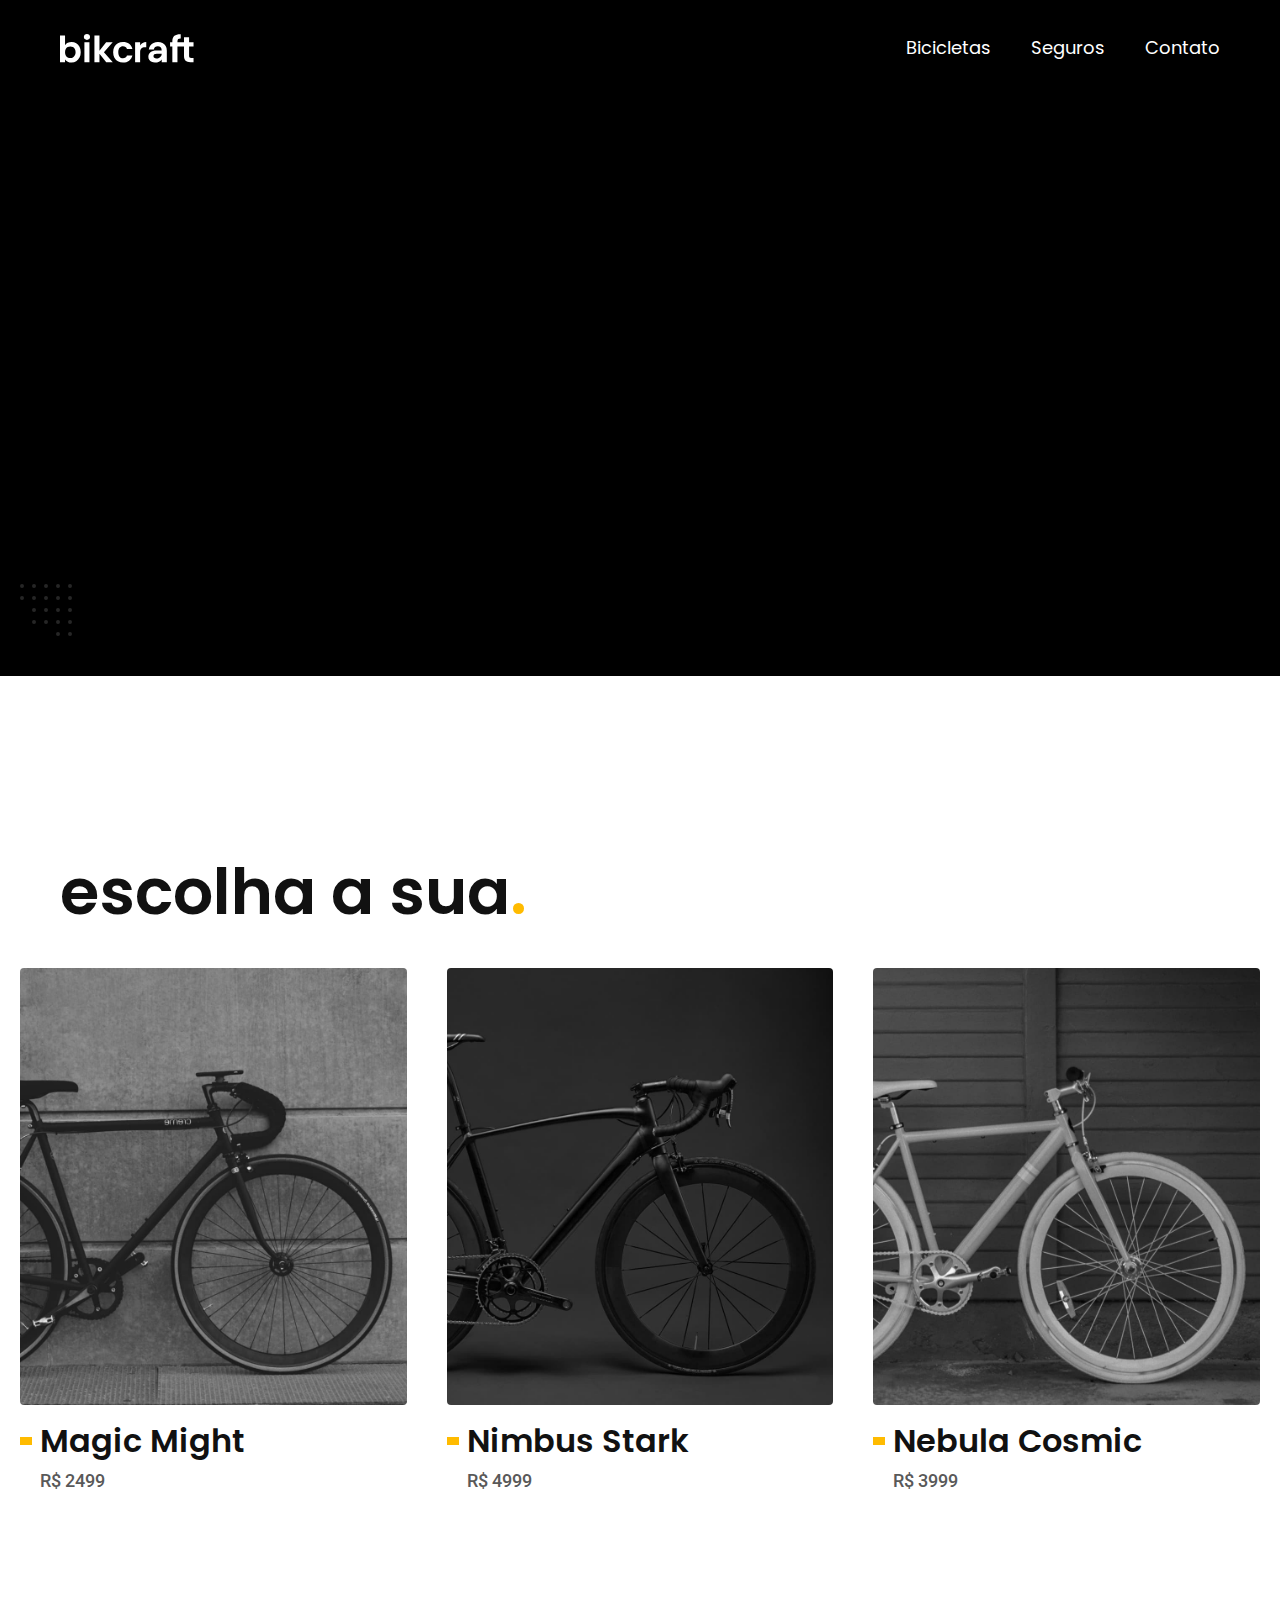
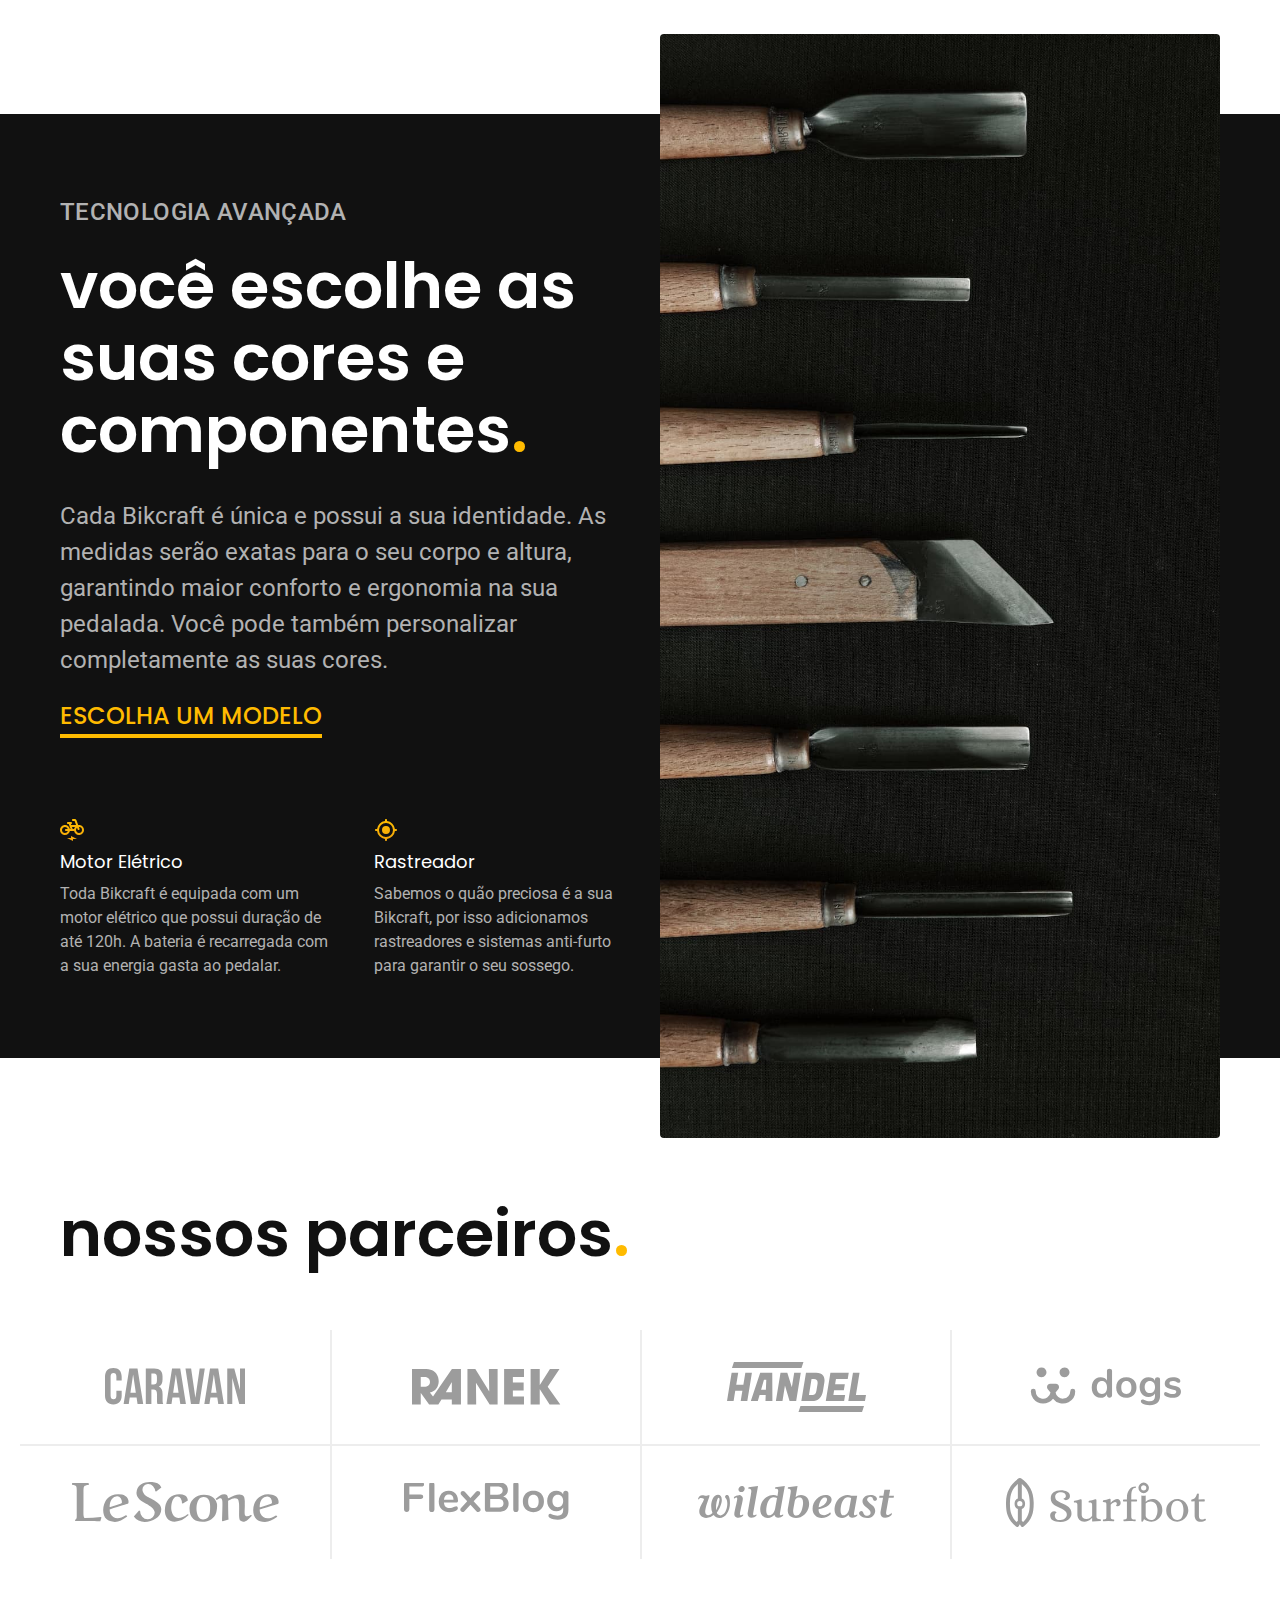
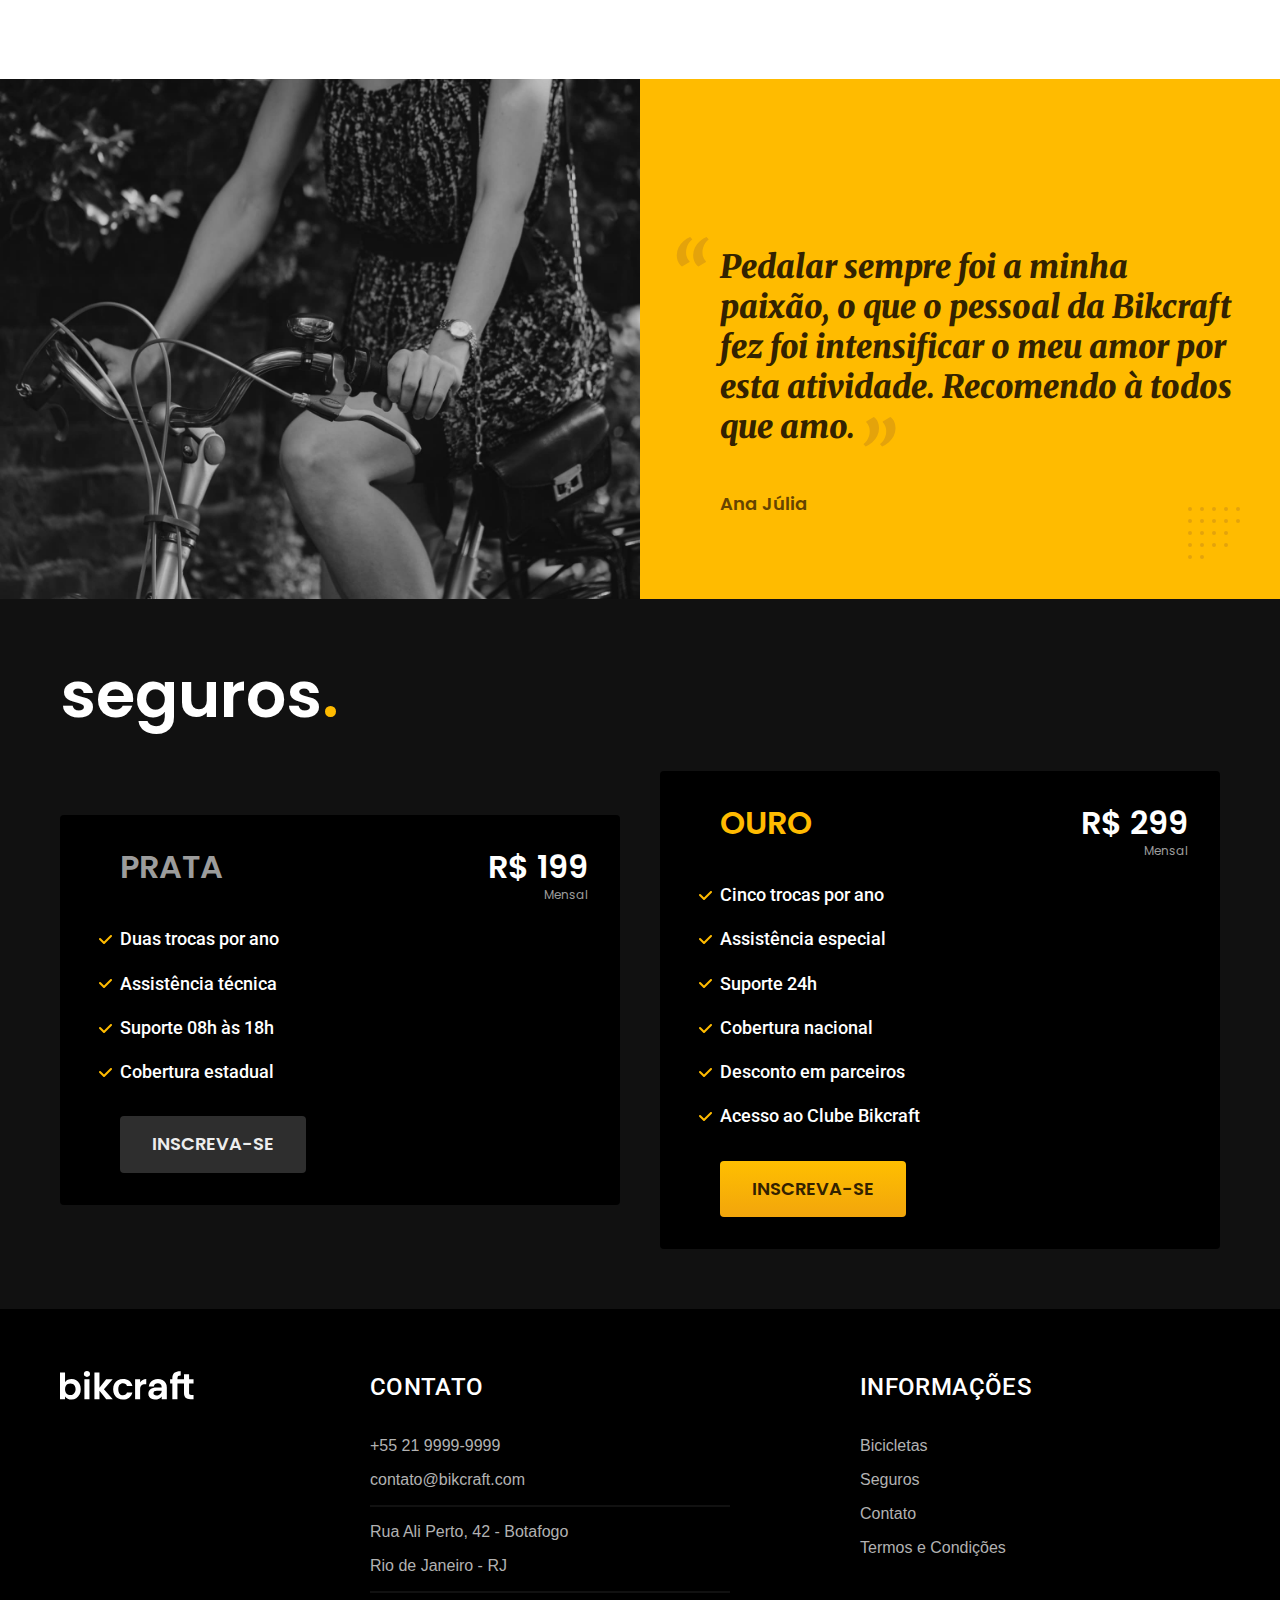
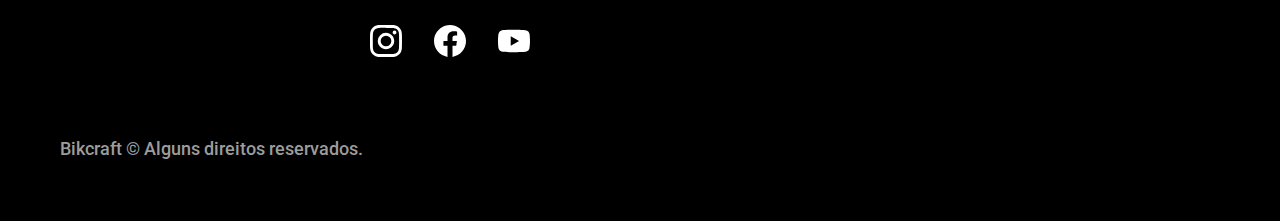
<file: index.html>
<!DOCTYPE html>
<html lang="pt-br">

<head>
  <meta charset="UTF-8">
  <meta name="viewport" content="width=device-width, initial-scale=1.0">
  <title>Bickcraft - Bicicletas Elétricas</title>
  <meta name="description" content="Bicicletas elétricas de alta precisão e qualidade, feitas sob medida para você. Explore o mundo na sua velocidade com a Bikcraft.">

  <link rel="icon" href="./favicon.svg" type="image/svg+xml">
  <link rel="preload" href="./css/style.min.css" as="style">
  <link rel="stylesheet" href="./css/style.min.css">
  <script>document.documentElement.classList.add('js');</script>

  <link rel="preconnect" href="https://fonts.googleapis.com">
  <link rel="preconnect" href="https://fonts.gstatic.com" crossorigin>
  <link href="https://fonts.googleapis.com/css2?family=Merriweather:ital,wght@1,900&family=Poppins:wght@400;600&family=Roboto:wght@400;500&display=swap" rel="stylesheet">
</head>

<body>
  <header class="header-bg">
    <div class="header container">
      <a href="./"><img src="./img/bikcraft.svg" width="136" height="32" alt="Bickcraft"></a>
      <nav aria-label="primaria">
        <ul class="header-menu font-1-m cor-0">
          <li><a href="./bicicletas.html">Bicicletas</a></li>
          <li><a href="./seguros.html">Seguros</a></li>
          <li><a href="./contato.html">Contato</a></li>
        </ul>
      </nav>
    </div>
  </header>
  <main class="introducao-bg">
    <div class="introducao container">
      <div class="introducao-conteudo">
        <h1 class="font-1-xxl cor-0 fadeInDown" data-anime="200">Bicicletas feitas sob medida<span class="cor-p1">.</span></h1>
        <p class="font-2-l cor-5 fadeInDown" data-anime="400">Bicicletas elétricas de alta precisão e qualidade, feitas sob medida para o cliente. Explore o mundo na sua velocidade com a Bikcraft.</p>
        <a class="botao" href="./bicicletas.html" data-anime="600">selecione a sua</a>
      </div>
      <picture class="fadeInDown" data-anime="800">
        <source media="(max-width: 800px)" srcset="./img/bicicletas/nimbus.jpg">
        <img src="./img/fotos/introducao.jpg" width="1280" height="1600" alt="Bicicleta elétrica preta">
      </picture>
    </div>
  </main>
  <article class="bicicletas-lista">
    <h2 class=" container font-1-xxl">escolha a sua<span class="cor-p1">.</span></h2>
    <ul>
      <li>
        <a href="./bicicletas/magic.html">
          <img src="./img/bicicletas/magic-home.jpg" width="920" height="1040" alt="">
          <h3 class="font-1-xl cor-11">Magic Might</h3>
          <span class="font-2-m cor-8">R$ 2499</span>
        </a>
      </li>
      <li>
        <a href="./bicicletas/nimbus.html">
          <img src="./img/bicicletas/nimbus-home.jpg" width="920" height="1040" alt="">
          <h3 class="font-1-xl cor-11">Nimbus Stark</h3>
          <span class="font-2-m cor-8">R$ 4999</span>
        </a>
      </li>
      <li>
        <a href="./bicicletas/nebula.html">
          <img src="./img/bicicletas/nebula-home.jpg" width="920" height="1040" alt="">
          <h3 class="font-1-xl">Nebula Cosmic</h3>
          <span class="font-2-m cor-8">R$ 3999</span>
        </a>
      </li>
    </ul>
  </article>
  <article class="tecnologia-bg">
    <div class="tecnologia container">
      <div class="tecnologia-conteudo">
        <span class="font-2-l-b cor-5">tecnologia Avançada</span>
        <h2 class="font-1-xxl cor-0">você escolhe as suas cores e componentes<span class="cor-p1">.</span></h2>
        <p class="font-2-l cor-5">Cada Bikcraft é única e possui a sua identidade. As medidas serão exatas para o seu corpo e altura, garantindo maior conforto e ergonomia na sua pedalada. Você pode também personalizar completamente as suas cores.</p>
        <a class="link" href="">escolha um modelo</a>
        <div class="tecnologia-vantagens">
          <div>
            <img src="./img/icones/eletrica.svg" width="24" height="24" alt="">
            <h3 class="font-1-m cor-0">Motor Elétrico</h3>
            <p class="font-2-s cor-5">Toda Bikcraft é equipada com um motor elétrico que possui duração de até 120h. A bateria é recarregada com a sua energia gasta ao pedalar.</p>
          </div>
          <div>
            <img src="./img/icones/rastreador.svg" width="24" height="24" alt="">
            <h3 class="font-1-m cor-0">Rastreador</h3>
            <p class="font-2-s cor-5">Sabemos o quão preciosa é a sua Bikcraft, por isso adicionamos rastreadores e sistemas anti-furto para garantir o seu sossego.</p>
          </div>
        </div>
      </div>
      <div class="tecnologia-imagem">
        <img src="./img/fotos/tecnologia.jpg" width="1200" height="1920" alt="">
      </div>
    </div>
  </article>
  <section class="parceiros" aria-label="Nossos Parceiros">
    <h2 class=" container font-1-xxl">nossos parceiros<span class="cor-p1">.</span></h2>
    <ul>
      <li><img src="./img/parceiros/caravan.svg" width="140" height="38" alt=""></li>
      <li><img src="./img/parceiros/ranek.svg" width="149" height="36" alt=""></li>
      <li><img src="./img/parceiros/handel.svg" width="139" height="50" alt=""></li>
      <li><img src="./img/parceiros/dogs.svg" width="152" height="39" alt=""></li>
      <li><img src="./img/parceiros/lescone.svg" width="208" height="41" alt=""></li>
      <li><img src="./img/parceiros/flexblog.svg" width="165" height="38" alt=""></li>
      <li><img src="./img/parceiros/wildbeast.svg" width="196" height="34" alt=""></li>
      <li><img src="./img/parceiros/surfbot.svg" width="200" height="49" alt=""></li>
    </ul>
  </section>
  <section class="depoimento" aria-label="Depoimento">
    <div>
      <img src="./img/fotos/depoimento.jpg" width="1560" height="1360" alt="Pessoa pedalando uma bicicleta Bickcraft">
    </div>
    <div class="depoimento-conteudo">
      <blockquote class="font-1-xl cor-p5">
        <p>Pedalar sempre foi a minha paixão, o que o pessoal da Bikcraft fez foi intensificar o meu amor por esta atividade. Recomendo à todos que amo.</p>
        <span class="font-1-m-b cor-p4">Ana Júlia</span>
      </blockquote>
    </div>
  </section>
  <article class="seguros-bg">
    <div class="seguros container">
      <h2 class="font-1-xxl cor-0">seguros<span class="cor-p1">.</span></h2>
      <div class="seguros-item">
        <h3 class="font-1-xl cor-6">PRATA</h3>
        <span class="font-1-xl cor-0">R$ 199 <span class="font-1-xs cor-6">Mensal</span></span>
        <ul class="font-2-m cor-0">
          <li>Duas trocas por ano</li>
          <li>Assistência técnica</li>
          <li>Suporte 08h às 18h</li>
          <li>Cobertura estadual</li>
        </ul>
        <a class="botao secundario" href="./orcamento.html">Inscreva-se</a>
      </div>
      <div class="seguros-item">
        <h3 class="font-1-xl cor-p1">OURO</h3>
        <span class="font-1-xl cor-0">R$ 299 <span class="font-1-xs cor-6">Mensal</span></span>
        <ul class="font-2-m cor-0">
          <li>Cinco trocas por ano</li>
          <li>Assistência especial</li>
          <li>Suporte 24h</li>
          <li>Cobertura nacional</li>
          <li>Desconto em parceiros</li>
          <li>Acesso ao Clube Bikcraft</li>
        </ul>
        <a class="botao" href="./orcamento.html">Inscreva-se</a></a>
      </div>
    </div>
  </article>
  <footer class="footer-bg">
    <div class="footer container">
      <img src="./img/bikcraft.svg" width="136" height="32" alt="Bikcraft">
      <div class="footer-contato">
        <h3 class="font-2-l-b cor-0">Contato</h3>
        <ul class="font-2-l-m cor-5">
          <li><a href="tel:+5599999999">+55 21 9999-9999</a></li>
          <li><a href="mailto:contato@bikcraft.com">contato@bikcraft.com</a></li>
          <li>Rua Ali Perto, 42 - Botafogo</li>
          <li>Rio de Janeiro - RJ</li>
        </ul>
        <div class="footer-redes">
          <a href="./"><img src="./img/redes/instagram.svg" width="32" height="32" alt="Instagram"></a>
          <a href="./"><img src="./img/redes/facebook.svg" width="32" height="32" alt="Facebook"></a>
          <a href="./"><img src="./img/redes/youtube.svg" width="32" height="32" alt="Youtube"></a>
        </div>
      </div>
      <div class="footer-informacoes">
        <h3 class="font-2-l-b cor-0">Informações</h3>
        <nav>
          <ul class="font-2-l-m cor-5">
            <li><a href="./bicicletas.html">Bicicletas</a></li>
            <li><a href="./seguros.html">Seguros</a></li>
            <li><a href="./contato.html">Contato</a></li>
            <li><a href="./termos.html">Termos e Condições</a></li>
          </ul>
        </nav>
      </div>
      <p class="footer-copy font-2-m cor-6">Bikcraft © Alguns direitos reservados.</p>
    </div>
  </footer>
  <script src="./js/plugins/simple-anime.js"></script>
  <script src="./js/script.js"></script>
</body>

</html>

<!--Existe o elemento chamado picture. Que você pode colocar dentro dele, tanto uma imagem, como também um source. O picture vai funcionar basicamente,
como uma div. Ele não vai mudar em nada, ele vai só agrupar o elemento. O source vai ter o caminho para outras imagens que eu queira carregar. O caminho dessa imagem, eu devo colocar dentro do srcset. Srcset, e você coloca o caminho. Eu quero carregar ao invés dessa imagem, eu vou carregar na verdade a foto da Nimbus direto.-->
</file>
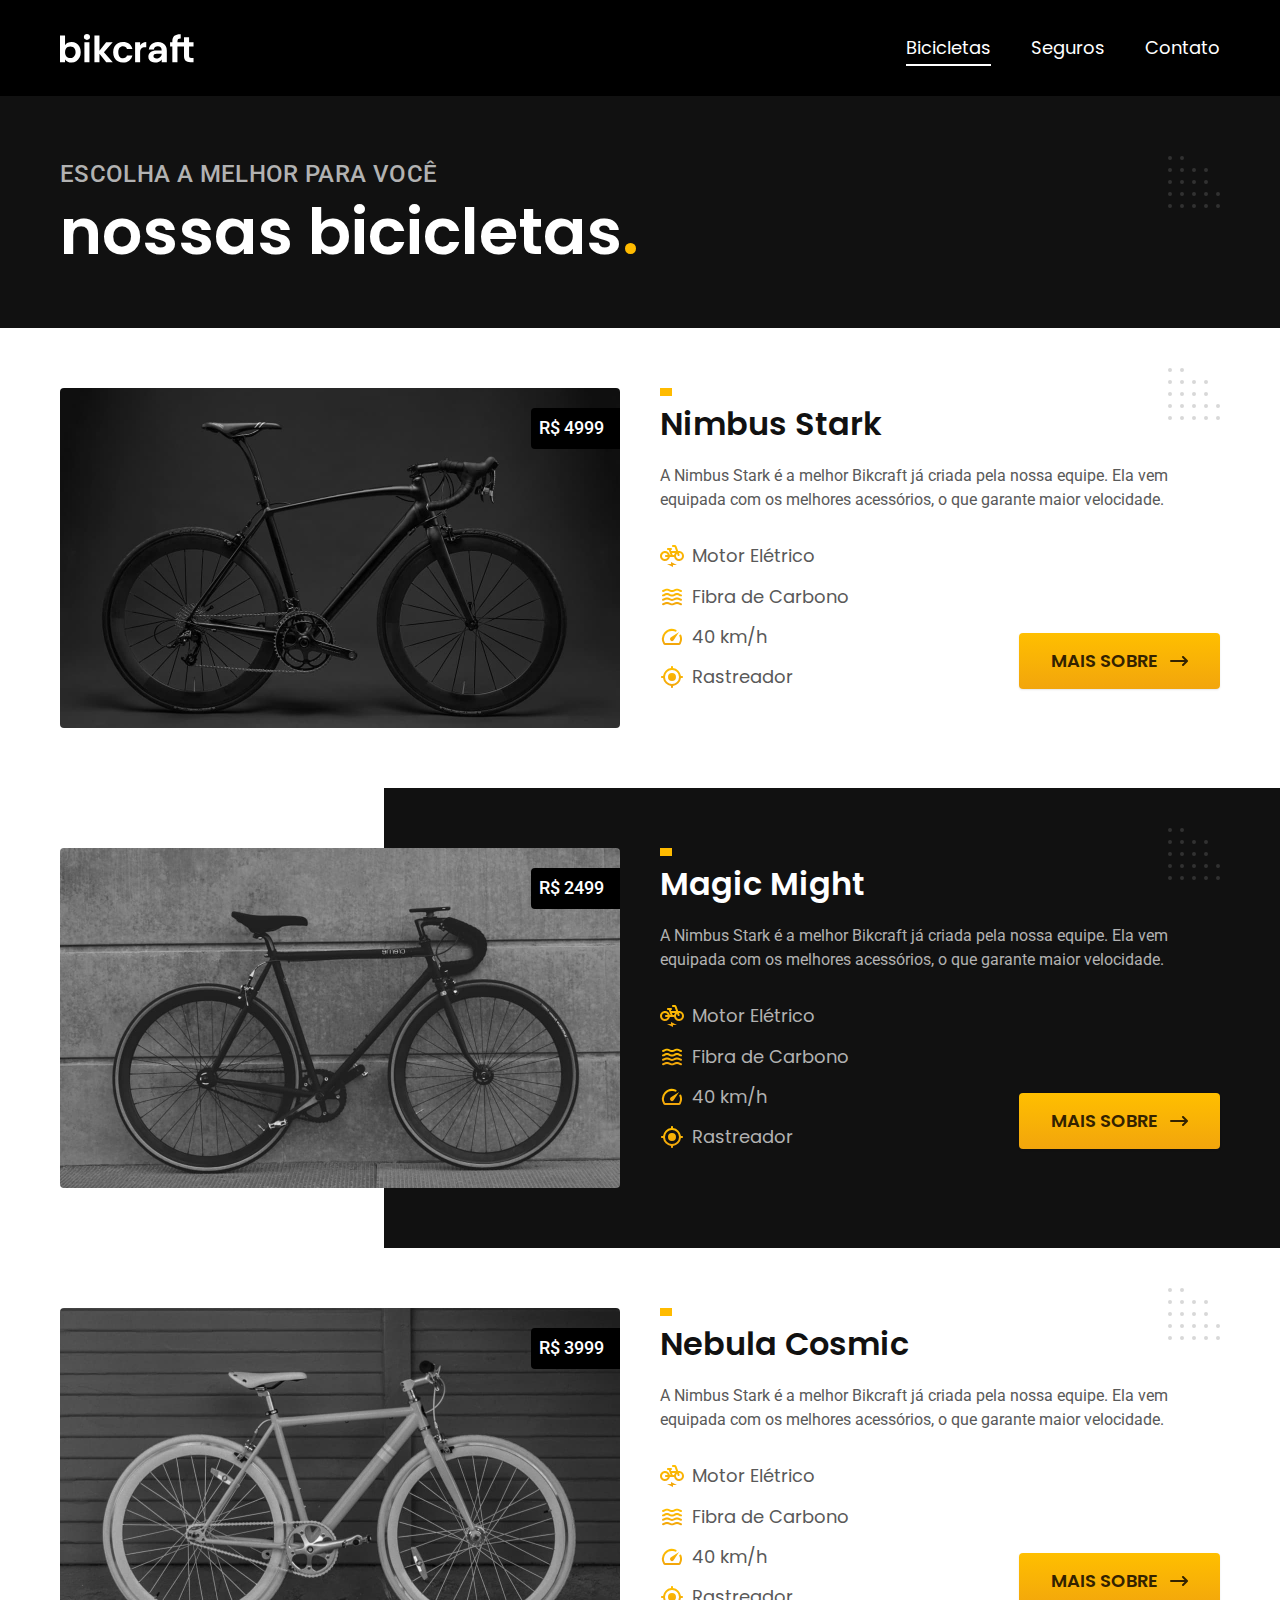
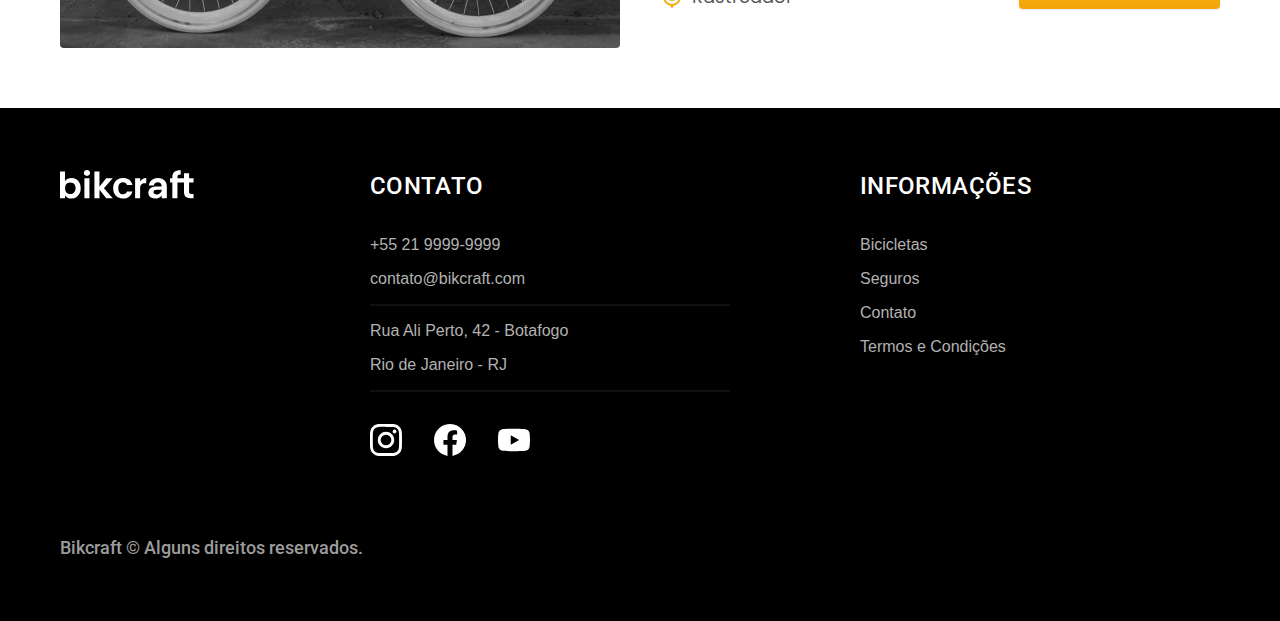
<file: bicicletas.html>
<!DOCTYPE html>
<html lang="pt-br">

<head>
  <meta charset="UTF-8">
  <meta name="viewport" content="width=device-width, initial-scale=1.0">
  <title>Biciletas | Bickcraft</title>
  <meta name="description" content="Bicicletas">

  <link rel="icon" href="./favicon.svg" type="image/svg+xml">
  <link rel="preload" href="./css/style.min.css" as="style">
  <link rel="stylesheet" href="./css/style.min.css">
  <script>document.documentElement.classList.add('js');</script>

  <link rel="preconnect" href="https://fonts.googleapis.com">
  <link rel="preconnect" href="https://fonts.gstatic.com" crossorigin>
  <link href="https://fonts.googleapis.com/css2?family=Merriweather:ital,wght@1,900&family=Poppins:wght@400;600&family=Roboto:wght@400;500&display=swap" rel="stylesheet">
</head>

<body id="bicicletas">
  <header class="header-bg">
    <div class="header container">
      <a href="./"><img src="./img/bikcraft.svg" width="136" height="32" alt="Bickcraft"></a>
      <nav aria-label="primaria">
        <ul class="header-menu font-1-m cor-0">
          <li><a href="./bicicletas.html">Bicicletas</a></li>
          <li><a href="./seguros.html">Seguros</a></li>
          <li><a href="./contato.html">Contato</a></li>
        </ul>
      </nav>
    </div>
  </header>
  <main>
    <div class="titulo-bg">
      <div class="titulo container">
        <p class="font-2-l-b cor-5">Escolha a melhor para você</p>
        <h1 class="font-1-xxl cor-0">nossas bicicletas<span class="cor-p1">.</span></h1>
      </div>
    </div>
    <div class="bicicletas container">
      <div class="bicicletas-imagem">
        <img src="./img/bicicletas/nimbus.jpg" width="1120" height="680" alt="Bicicleta Preta">
        <span class="font-2-m cor-0">R$ 4999</span>
      </div>
      <div class="bicicletas-conteudo">
        <h2 class="font-1-xl">Nimbus Stark</h2>
        <p class="font-2-s cor-8">A Nimbus Stark é a melhor Bikcraft já criada pela nossa equipe. Ela vem equipada com os melhores acessórios, o que garante maior velocidade.</p>
        <ul class="font-1-m cor-8">
          <li><img src="./img/icones/eletrica.svg" width="32" height="32" alt="">Motor Elétrico</li>
          <li><img src="./img/icones/carbono.svg" width="32" height="32" alt="">Fibra de Carbono</li>
          <li><img src="./img/icones/velocidade.svg" width="32" height="32" alt="">40 km/h</li>
          <li><img src="./img/icones/rastreador.svg" width="32" height="32" alt="">Rastreador</li>
        </ul>
        <a class="botao seta" href="./bicicletas/nimbus.html">Mais sobre</a>
      </div>
    </div>
    <div class="bicicletas-bg">
      <div class="bicicletas container">
        <div class="bicicletas-imagem">
          <img src="./img/bicicletas/magic.jpg" width="1120" height="680" alt="Bicicleta Preta">
          <span class="font-2-m cor-0">R$ 2499</span>
        </div>
        <div class="bicicletas-conteudo">
          <h2 class="font-1-xl cor-0">Magic Might</h2>
          <p class="font-2-s cor-5">A Nimbus Stark é a melhor Bikcraft já criada pela nossa equipe. Ela vem equipada com os melhores acessórios, o que garante maior velocidade.</p>
          <ul class="font-1-m cor-5">
            <li><img src="./img/icones/eletrica.svg" width="32" height="32" alt="">Motor Elétrico</li>
            <li><img src="./img/icones/carbono.svg" width="32" height="32" alt="">Fibra de Carbono</li>
            <li><img src="./img/icones/velocidade.svg" width="32" height="32" alt="">40 km/h</li>
            <li><img src="./img/icones/rastreador.svg" width="32" height="32" alt="">Rastreador</li>
          </ul>
          <a class="botao seta" href="./bicicletas/magic.html">Mais sobre</a>
        </div>
      </div>
    </div>
    <div class="bicicletas container">
      <div class="bicicletas-imagem">
        <img src="./img/bicicletas/nebula.jpg" width="1120" height="680" alt="Bicicleta Preta">
        <span class="font-2-m cor-0">R$ 3999</span>
      </div>
      <div class="bicicletas-conteudo">
        <h2 class="font-1-xl">Nebula Cosmic</h2>
        <p class="font-2-s cor-8">A Nimbus Stark é a melhor Bikcraft já criada pela nossa equipe. Ela vem equipada com os melhores acessórios, o que garante maior velocidade.</p>
        <ul class="font-1-m cor-8">
          <li><img src="./img/icones/eletrica.svg" width="32" height="32" alt="">Motor Elétrico</li>
          <li><img src="./img/icones/carbono.svg" width="32" height="32" alt="">Fibra de Carbono</li>
          <li><img src="./img/icones/velocidade.svg" width="32" height="32" alt="">40 km/h</li>
          <li><img src="./img/icones/rastreador.svg" width="32" height="32" alt="">Rastreador</li>
        </ul>
        <a class="botao seta" href="./bicicletas/nebula.html">Mais sobre</a>
      </div>
    </div>
  </main>
  <footer class="footer-bg">
    <div class="footer container">
      <img src="./img/bikcraft.svg" width="136" height="32" alt="Bikcraft">
      <div class="footer-contato">
        <h3 class="font-2-l-b cor-0">Contato</h3>
        <ul class="font-2-l-m cor-5">
          <li><a href="tel:+5599999999">+55 21 9999-9999</a></li>
          <li><a href="mailto:contato@bikcraft.com">contato@bikcraft.com</a></li>
          <li>Rua Ali Perto, 42 - Botafogo</li>
          <li>Rio de Janeiro - RJ</li>
        </ul>
        <div class="footer-redes">
          <a href="./"><img src="./img/redes/instagram.svg" width="32" height="32" alt="Instagram"></a>
          <a href="./"><img src="./img/redes/facebook.svg" width="32" height="32" alt="Facebook"></a>
          <a href="./"><img src="./img/redes/youtube.svg" width="32" height="32" alt="Youtube"></a>
        </div>
      </div>
      <div class="footer-informacoes">
        <h3 class="font-2-l-b cor-0">Informações</h3>
        <nav>
          <ul class="font-2-l-m cor-5">
            <li><a href="./bicicletas.html">Bicicletas</a></li>
            <li><a href="./seguros.html">Seguros</a></li>
            <li><a href="./contato.html">Contato</a></li>
            <li><a href="./termos.html">Termos e Condições</a></li>
          </ul>
        </nav>
      </div>
      <p class="footer-copy font-2-m cor-6">Bikcraft © Alguns direitos reservados.</p>
    </div>
  </footer>
  <script src="./js/script.js"></script>
</body>

</html>
</file>
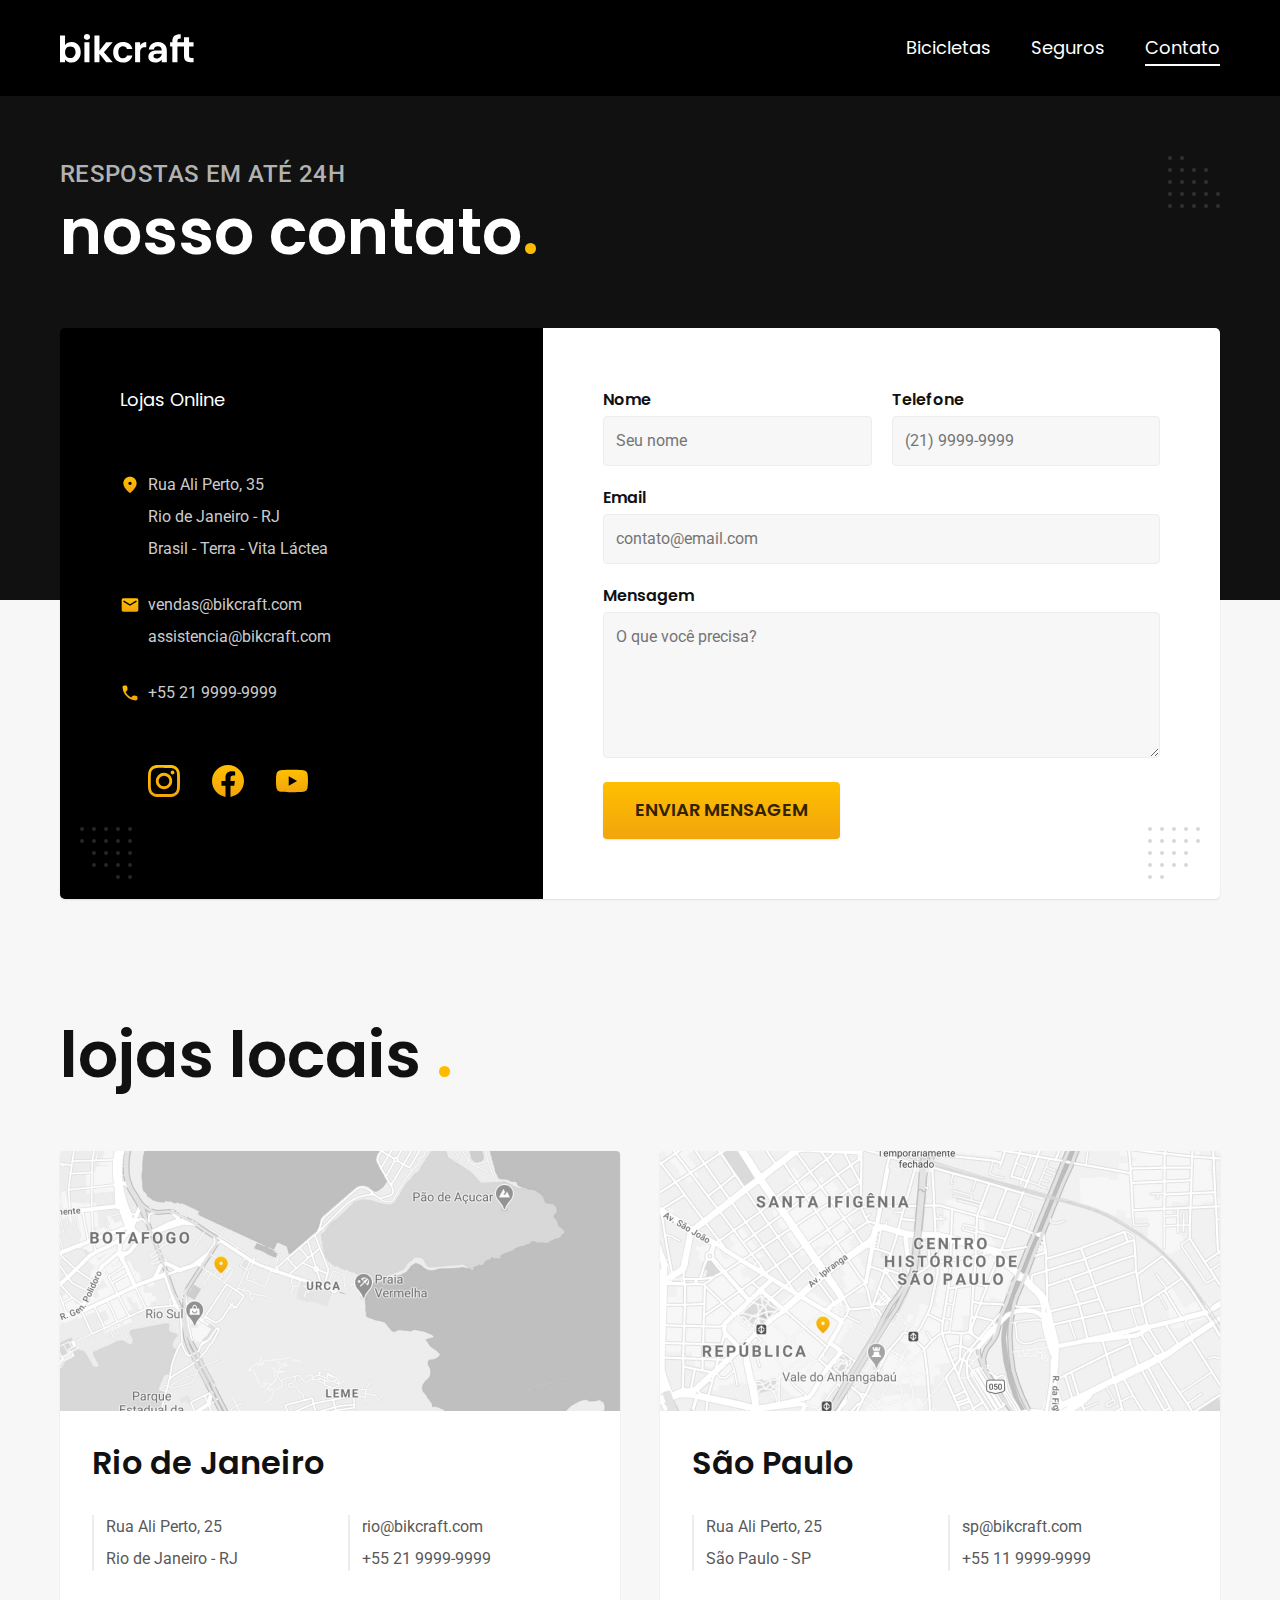
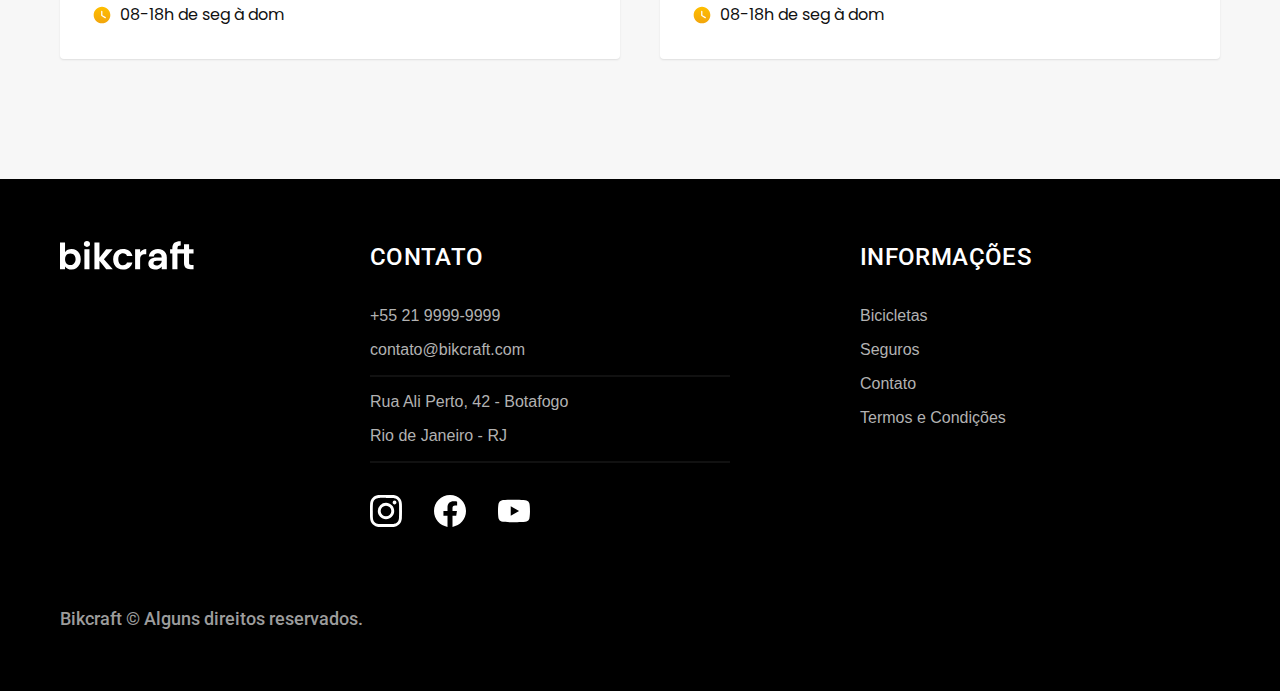
<file: contato.html>
<!DOCTYPE html>
<html lang="pt-br">

<head>
  <meta charset="UTF-8">
  <meta name="viewport" content="width=device-width, initial-scale=1.0">
  <title>Contato | Bickcraft</title>
  <meta name="description" content="Contato">

  <link rel="icon" href="./favicon.svg" type="image/svg+xml">
  <link rel="preload" href="./css/style.min.css" as="style">
  <link rel="stylesheet" href="./css/style.min.css">
  <script>document.documentElement.classList.add('js');</script>

  <link rel="preconnect" href="https://fonts.googleapis.com">
  <link rel="preconnect" href="https://fonts.gstatic.com" crossorigin>
  <link href="https://fonts.googleapis.com/css2?family=Merriweather:ital,wght@1,900&family=Poppins:wght@400;600&family=Roboto:wght@400;500&display=swap" rel="stylesheet">
</head>

<body id="contato">
  <header class="header-bg">
    <div class="header container">
      <a href="./"><img src="./img/bikcraft.svg" width="136" height="32" alt="Bickcraft"></a>
      <nav aria-label="primaria">
        <ul class="header-menu font-1-m cor-0">
          <li><a href="./bicicletas.html">Bicicletas</a></li>
          <li><a href="./seguros.html">Seguros</a></li>
          <li><a href="./contato.html">Contato</a></li>
        </ul>
      </nav>
    </div>
  </header>
  <main>
    <div class="titulo-bg">
      <div class="titulo container">
        <p class="font-2-l-b cor-5">respostas em até 24h</p>
        <h1 class="font-1-xxl cor-0">nosso contato<span class="cor-p1">.</span></h1>
      </div>
    </div>
    <div class="contato container">
      <section class="contato-dados" aria-label="Endereço">
        <h2 class="font-1-m cor-0">Lojas Online</h2>
        <div class="contato-endereco font-2-s cor-4">
          <p>Rua Ali Perto, 35</p>
          <p>Rio de Janeiro - RJ</p>
          <p>Brasil - Terra - Vita Láctea</p>
        </div>
        <address class="contato-meios font-2-s cor-4">
          <a href="mailto:vendas@bikcraft.com">vendas@bikcraft.com</a>
          <a href="mailto:assistencia@bikcraft.com">assistencia@bikcraft.com</a>
          <a href="tel:+5599999999">+55 21 9999-9999</a>
        </address>
        <div class="contato-redes">
          <a href="./"><img src="./img/redes/instagram-p.svg" width="32" height="32" alt="Instagram"></a>
          <a href="./"><img src="./img/redes/facebook-p.svg" width="32" height="32" alt="Facebook"></a>
          <a href="./"><img src="./img/redes/youtube-p.svg" width="32" height="32" alt="Youtube"></a>
        </div>
      </section>
      <section class="contato-formulario">
        <form class="form" action="./contato.html">
          <div>
            <label for="nome">Nome</label>
            <input type="text" id="nome" name="nome" placeholder="Seu nome">
          </div>
          <div>
            <label for="nome">Telefone</label>
            <input type="text" id="telefone" name="telefone" placeholder="(21) 9999-9999">
          </div>
          <div class="col-2">
            <label for="nome">Email</label>
            <input type="email" id="email" name="email" placeholder="contato@email.com">
          </div>
          <div class="col-2">
            <label for="mensagem">Mensagem</label>
            <textarea rows="5" id="mensagem" name="mensagem" placeholder="O que você precisa?"></textarea>
          </div>
          <button class="botao col-2">Enviar Mensagem</button>
        </form>
      </section>
    </div>
  </main>
  <article class="lojas container">
    <h2 class="font-1-xxl">lojas locais <span class="cor-p1">.</span></h2>
    <div class="lojas-item">
      <img src="./img/lojas/rj.jpg" width="1120" height="520" alt="mapa marcando o endereço em Rua Ali Perto, 25 - Rio de Janeiro - RJ">
      <div class="lojas-conteudo">
        <h3 class="font-1-xl">Rio de Janeiro</h3>
        <div class="lojas-dados font-2-s cor-8">
          <p>Rua Ali Perto, 25</p>
          <p>Rio de Janeiro - RJ</p>
        </div>
        <div class="lojas-dados font-2-s cor-8">
          <a href="mailto:rio@bikcraft.com">rio@bikcraft.com</a>
          <a href="tel:+5599999999">+55 21 9999-9999</a>
        </div>
        <p class="lojas-tempo font-1-s"><img src="./img/icones/horario.svg" width="20" height="20" alt="">08-18h de seg à dom</p>
      </div>
    </div>
    <div class="lojas-item">
      <img src="./img/lojas/sp.jpg" width="1120" height="520" alt="mapa marcando o endereço em Rua Ali Perto, 25 - São Paulo - SP">
      <div class="lojas-conteudo">
        <h3 class="font-1-xl">São Paulo</h3>
        <div class="lojas-dados font-2-s cor-8">
          <p>Rua Ali Perto, 25</p>
          <p>São Paulo - SP</p>
        </div>
        <div class="lojas-dados font-2-s cor-8">
          <a href="mailto:sp@bikcraft.com">sp@bikcraft.com</a>
          <a href="tel:+5599999999">+55 11 9999-9999</a>
        </div>
        <p class="lojas-tempo font-1-s"><img src="./img/icones/horario.svg" width="20" height="20" alt="">08-18h de seg à dom</p>
      </div>
    </div>
  </article>
  <footer class="footer-bg">
    <div class="footer container">
      <img src="./img/bikcraft.svg" width="136" height="32" alt="Bikcraft">
      <div class="footer-contato">
        <h3 class="font-2-l-b cor-0">Contato</h3>
        <ul class="font-2-l-m cor-5">
          <li><a href="tel:+5599999999">+55 21 9999-9999</a></li>
          <li><a href="mailto:contato@bikcraft.com">contato@bikcraft.com</a></li>
          <li>Rua Ali Perto, 42 - Botafogo</li>
          <li>Rio de Janeiro - RJ</li>
        </ul>
        <div class="footer-redes">
          <a href="./"><img src="./img/redes/instagram.svg" width="32" height="32" alt="Instagram"></a>
          <a href="./"><img src="./img/redes/facebook.svg" width="32" height="32" alt="Facebook"></a>
          <a href="./"><img src="./img/redes/youtube.svg" width="32" height="32" alt="Youtube"></a>
        </div>
      </div>
      <div class="footer-informacoes">
        <h3 class="font-2-l-b cor-0">Informações</h3>
        <nav>
          <ul class="font-2-l-m cor-5">
            <li><a href="./bicicletas.html">Bicicletas</a></li>
            <li><a href="./seguros.html">Seguros</a></li>
            <li><a href="./contato.html">Contato</a></li>
            <li><a href="./termos.html">Termos e Condições</a></li>
          </ul>
        </nav>
      </div>
      <p class="footer-copy font-2-m cor-6">Bikcraft © Alguns direitos reservados.</p>
    </div>
  </footer>
  <script src="./js/script.js"></script>
</body>

</html>
</file>
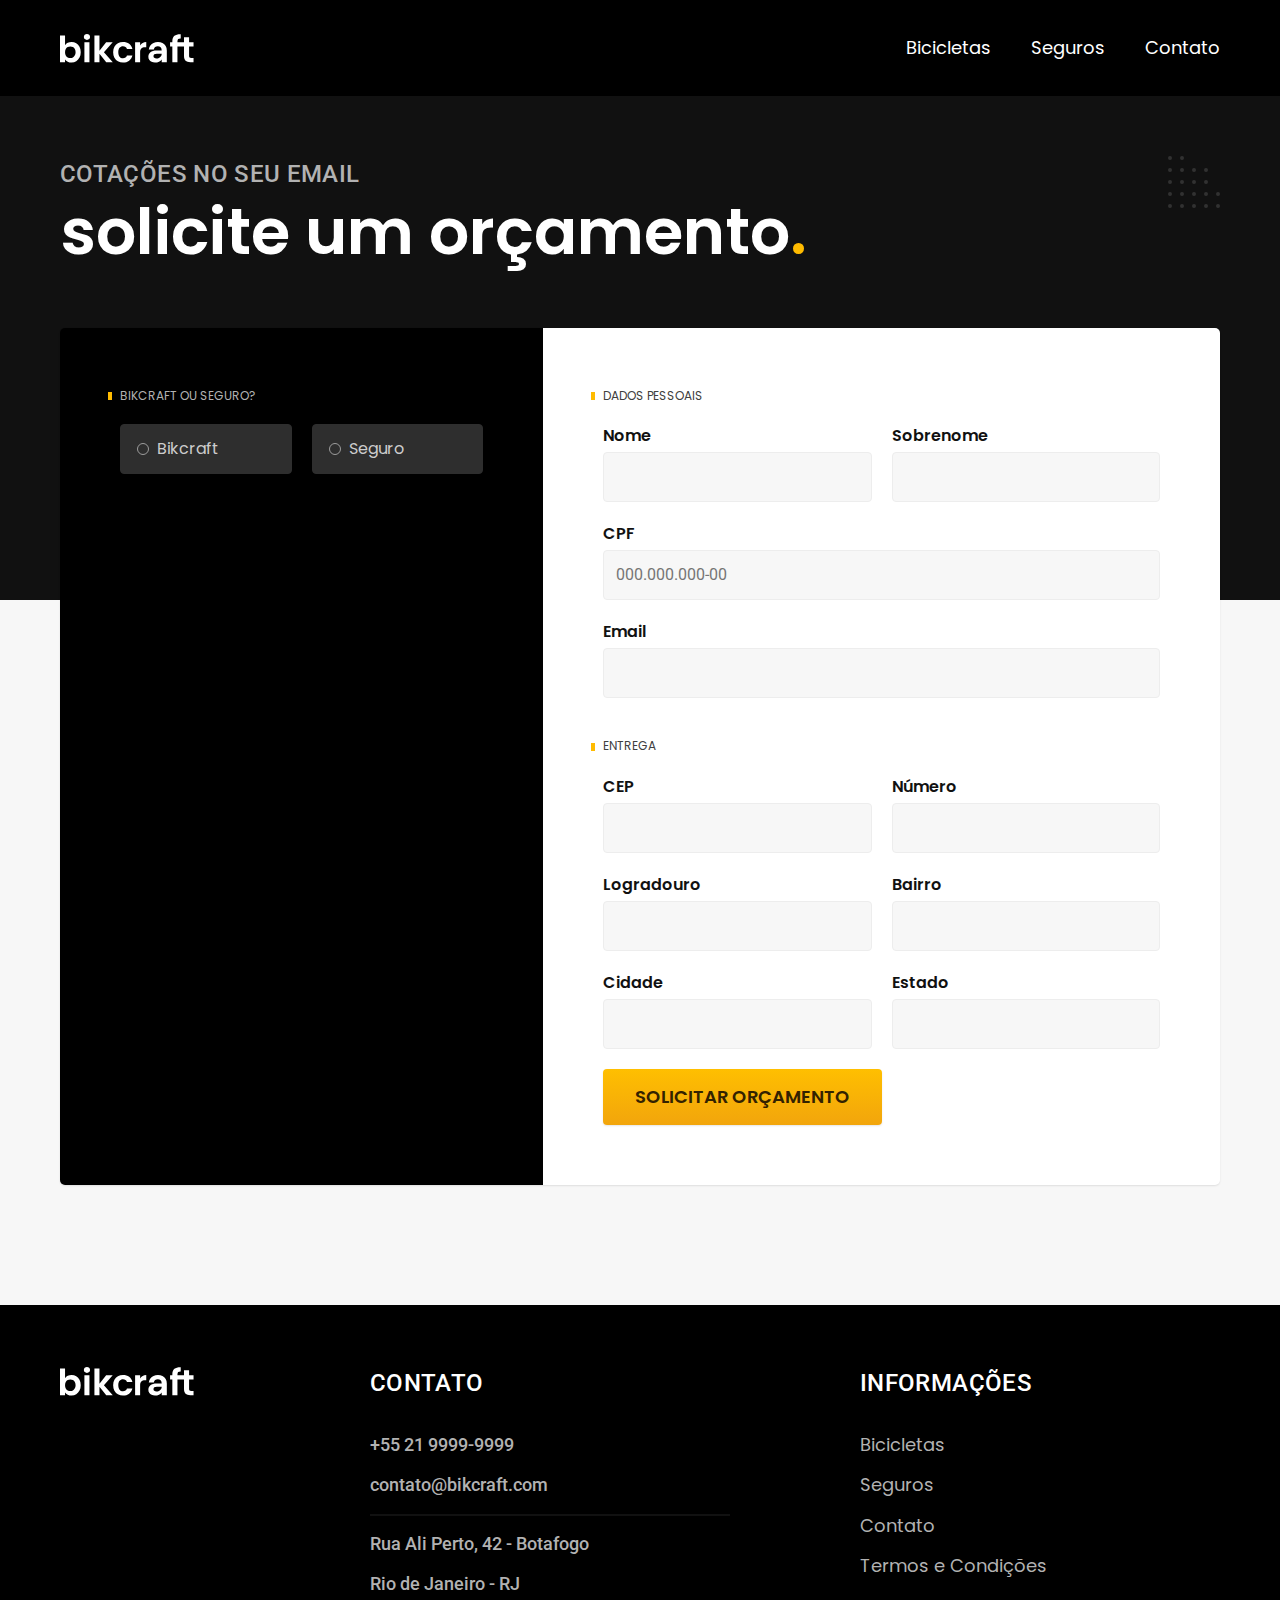
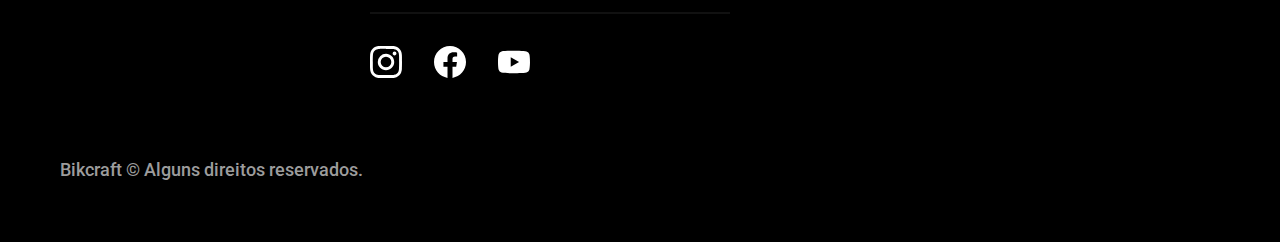
<file: orcamento.html>
<!DOCTYPE html>
<html lang="pt-br">

<head>
  <meta charset="UTF-8">
  <meta name="viewport" content="width=device-width, initial-scale=1.0">
  <title>Orçamento | Bikcraft</title>
  <meta name="description" content="Orçamento.">

  <link rel="icon" href="./favicon.svg" type="image/svg+xml">
  <link rel="preload" href="./css/style.min.css" as="style">
  <link rel="stylesheet" href="./css/style.min.css">
  <script>document.documentElement.classList.add('js');</script>

  <link rel="preconnect" href="https://fonts.googleapis.com">
  <link rel="preconnect" href="https://fonts.gstatic.com" crossorigin>
  <link href="https://fonts.googleapis.com/css2?family=Merriweather:ital,wght@1,900&family=Poppins:wght@400;600&family=Roboto:wght@400;500&display=swap" rel="stylesheet">
</head>

<body id="orcamento">
  <header class="header-bg">
    <div class="header container">
      <a href="./">
        <img src="./img/bikcraft.svg" width="136" height="32" alt="Bikcraft">
      </a>

      <nav aria-label="primaria">
        <ul class="header-menu font-1-m cor-0">
          <li><a href="./bicicletas.html">Bicicletas</a></li>
          <li><a href="./seguros.html">Seguros</a></li>
          <li><a href="./contato.html">Contato</a></li>
        </ul>
      </nav>
    </div>
  </header>

  <main>
    <div class="titulo-bg">
      <div class="titulo container">
        <p class="font-2-l-b cor-5">Cotações no seu email</p>
        <h1 class="font-1-xxl cor-0">solicite um orçamento<span class="cor-p1">.</span></h1>
      </div>
    </div>

    <form class="orcamento container" action="./orcamento.html">
      <div class="orcamento-produto">
        <h2 class="font-1-xs cor-5">Bikcraft ou Seguro?</h2>

        <input type="radio" name="tipo" value="bikcraft" id="bikcraft">
        <label for="bikcraft">Bikcraft</label>

        <input type="radio" name="tipo" value="seguro" id="seguro">
        <label for="seguro">Seguro</label>

        <div class="orcamento-conteudo" id="orcamento-bikcraft">
          <h2 class="font-1-xs cor-5">Escolha a sua</h2>

          <input type="radio" name="produto" value="nimbus" id="nimbus">
          <label for="nimbus">Nimbus Stark <span>R$ 4999</span></label>
          <div class="orcamento-detalhes">
            <ul class="font-1-xs cor-8">
              <li><img src="./img/icones/eletrica.svg" width="32" height="32" alt=""> Motor Elétrico</li>
              <li><img src="./img/icones/carbono.svg" width="32" height="32" alt=""> Fibra de Carbono</li>
              <li><img src="./img/icones/velocidade.svg" width="32" height="32" alt=""> 50 km/h</li>
              <li><img src="./img/icones/rastreador.svg" width="32" height="32" alt=""> Rastreador</li>
            </ul>
            <img src="./img/bicicletas/nimbus.jpg" width="1120" height="680" alt="Bicicleta preta">
          </div>

          <input type="radio" name="produto" value="magic" id="magic">
          <label for="magic">Magic Might <span>R$ 2499</span></label>
          <div class="orcamento-detalhes">
            <ul class="font-1-xs cor-8">
              <li><img src="./img/icones/eletrica.svg" width="32" height="32" alt=""> Motor Elétrico</li>
              <li><img src="./img/icones/carbono.svg" width="32" height="32" alt=""> Fibra de Carbono</li>
              <li><img src="./img/icones/velocidade.svg" width="32" height="32" alt=""> 45 km/h</li>
              <li><img src="./img/icones/rastreador.svg" width="32" height="32" alt=""> Rastreador</li>
            </ul>
            <img src="./img/bicicletas/magic.jpg" width="1120" height="680" alt="Bicicleta preta">
          </div>

          <input type="radio" name="produto" value="nebula" id="nebula">
          <label for="nebula">Nebula Cosmic <span>R$ 3999</span></label>
          <div class="orcamento-detalhes">
            <ul class="font-1-xs cor-8">
              <li><img src="./img/icones/eletrica.svg" width="32" height="32" alt=""> Motor Elétrico</li>
              <li><img src="./img/icones/carbono.svg" width="32" height="32" alt=""> Fibra de Carbono</li>
              <li><img src="./img/icones/velocidade.svg" width="32" height="32" alt=""> 40 km/h</li>
              <li><img src="./img/icones/rastreador.svg" width="32" height="32" alt=""> Rastreador</li>
            </ul>
            <img src="./img/bicicletas/nebula.jpg" width="1120" height="680" alt="Bicicleta branca">
          </div>

        </div>

        <div class="orcamento-conteudo" id="orcamento-seguro">
          <h2 class="font-1-xs cor-5">Escolha o plano</h2>

          <input type="radio" name="produto" value="prata" id="prata">
          <label for="prata">Prata <span>R$ 199</span></label>

          <input type="radio" name="produto" value="ouro" id="ouro">
          <label for="ouro">Ouro <span>R$ 299</span></label>
        </div>
      </div>
      <div class="orcamento-dados form">
        <h2 class="font-1-xs cor-9 col-2">dados pessoais</h2>
        <div>
          <label for="nome">Nome</label>
          <input type="text" id="nome" name="nome">
        </div>
        <div>
          <label for="sobrenome">Sobrenome</label>
          <input type="text" id="sobrenome" name="sobrenome">
        </div>
        <div class="col-2">
          <label for="cpf">CPF</label>
          <input type="text" id="cpf" name="cpf" placeholder="000.000.000-00">
        </div>
        <div class="col-2">
          <label for="email">Email</label>
          <input type="email" id="email" name="email">
        </div>
        <h2 class="font-1-xs cor-9 col-2">entrega</h2>
        <div>
          <label for="cep">CEP</label>
          <input type="text" id="cep" name="cep">
        </div>
        <div>
          <label for="numero">Número</label>
          <input type="text" id="numero" name="numero">
        </div>
        <div>
          <label for="logradouro">Logradouro</label>
          <input type="text" id="logradouro" name="logradouro">
        </div>
        <div>
          <label for="bairro">Bairro</label>
          <input type="text" id="bairro" name="bairro">
        </div>
        <div>
          <label for="cidade">Cidade</label>
          <input type="text" id="cidade" name="cidade">
        </div>
        <div>
          <label for="estado">Estado</label>
          <input type="text" id="estado" name="estado">
        </div>
        <button class="botao col-2">Solicitar Orçamento</button>
      </div>
    </form>
  </main>

  <footer class="footer-bg">
    <div class="footer container">
      <img src="./img/bikcraft.svg" width="136" height="32" alt="Bikcraft">
      <div class="footer-contato">
        <h3 class="font-2-l-b cor-0">Contato</h3>
        <ul class="font-2-m cor-5">
          <li><a href="tel:+552199999999">+55 21 9999-9999</a></li>
          <li><a href="mailto:contato@bikcraft.com">contato@bikcraft.com</a></li>
          <li>Rua Ali Perto, 42 - Botafogo</li>
          <li>Rio de Janeiro - RJ</li>
        </ul>
        <div class="footer-redes">
          <a href="./">
            <img src="./img/redes/instagram.svg" width="32" height="32" alt="Instagram">
          </a>
          <a href="./">
            <img src="./img/redes/facebook.svg" width="32" height="32" alt="Facebook">
          </a>
          <a href="./">
            <img src="./img/redes/youtube.svg" width="32" height="32" alt="Youtube">
          </a>
        </div>
      </div>
      <div class="footer-informacoes">
        <h3 class="font-2-l-b cor-0">Informações</h3>
        <nav>
          <ul class="font-1-m cor-5">
            <li><a href="./bicicletas.html">Bicicletas</a></li>
            <li><a href="./seguros.html">Seguros</a></li>
            <li><a href="./contato.html">Contato</a></li>
            <li><a href="./termos.html">Termos e Condições</a></li>
          </ul>
        </nav>
      </div>
      <p class="footer-copy font-2-m cor-6">Bikcraft © Alguns direitos reservados.</p>
    </div>
  </footer>
  <script src="./js/script.js"></script>
</body>

</html>
</file>
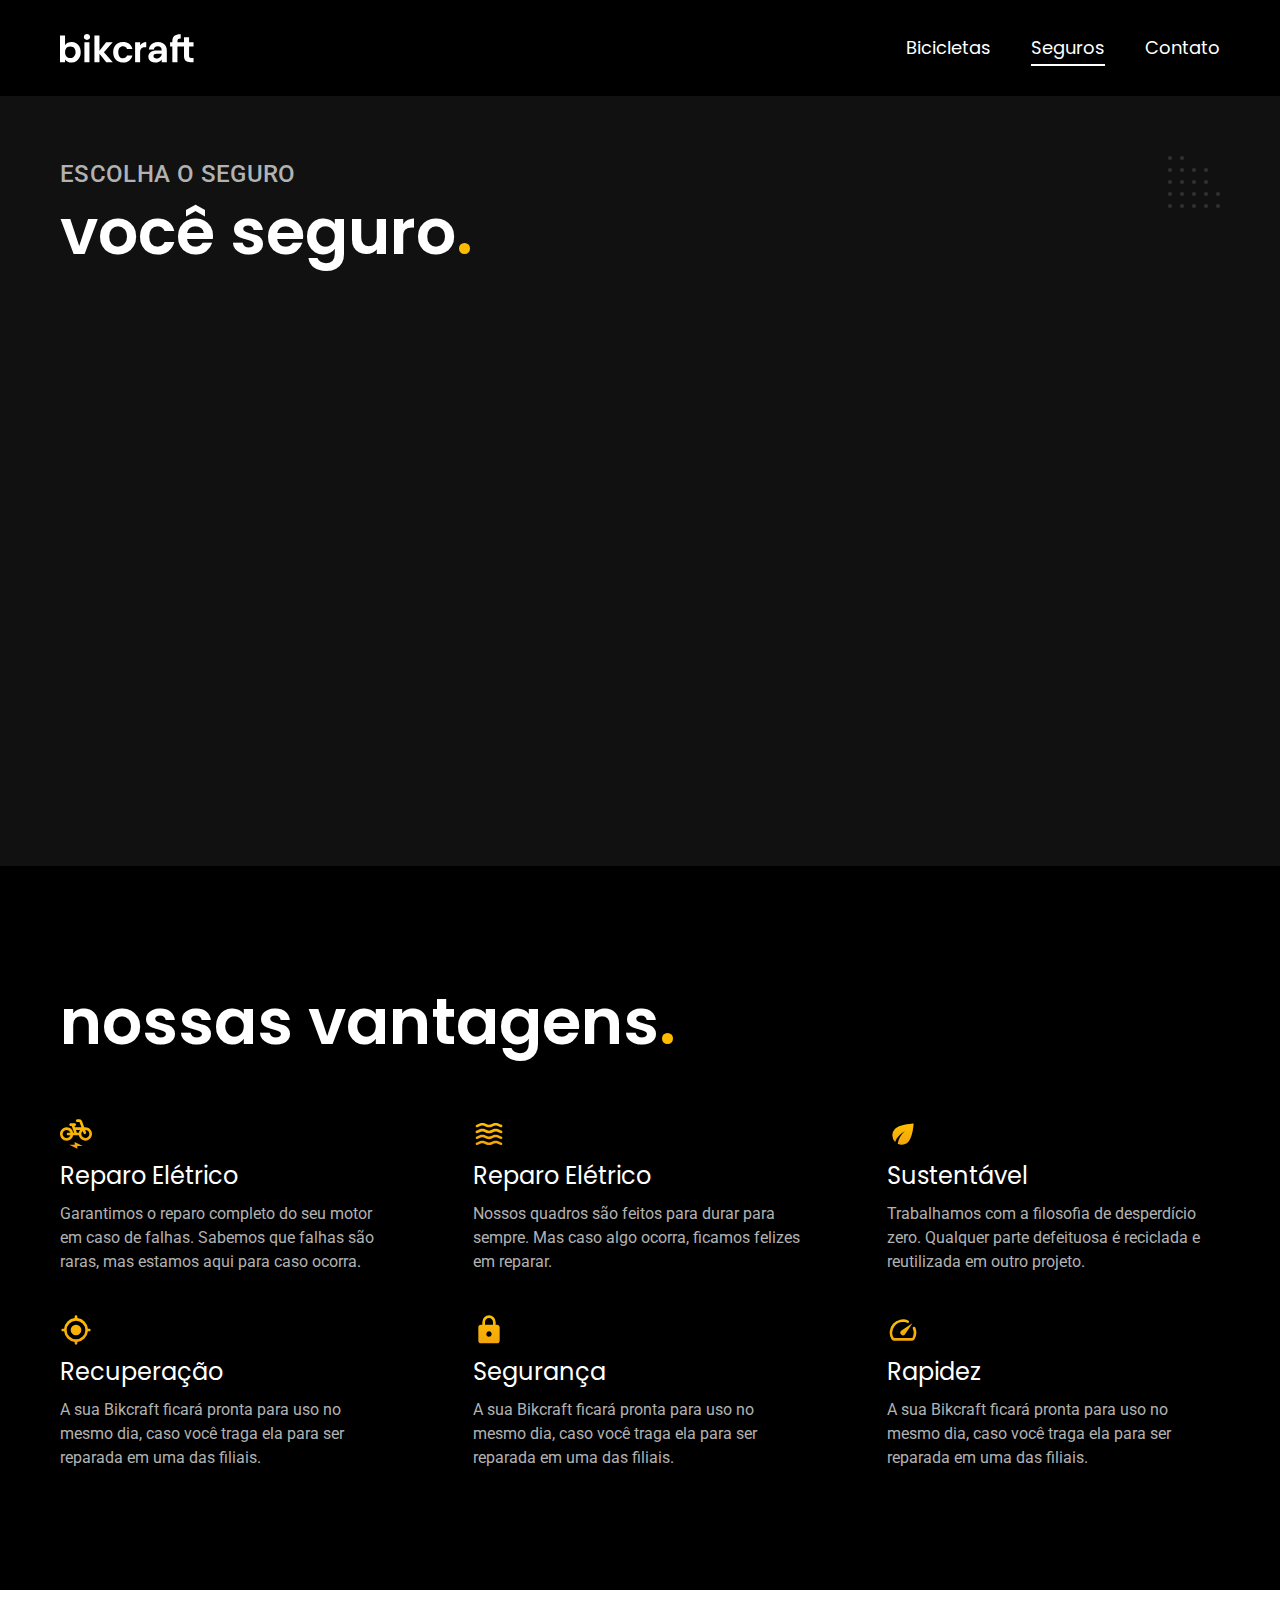
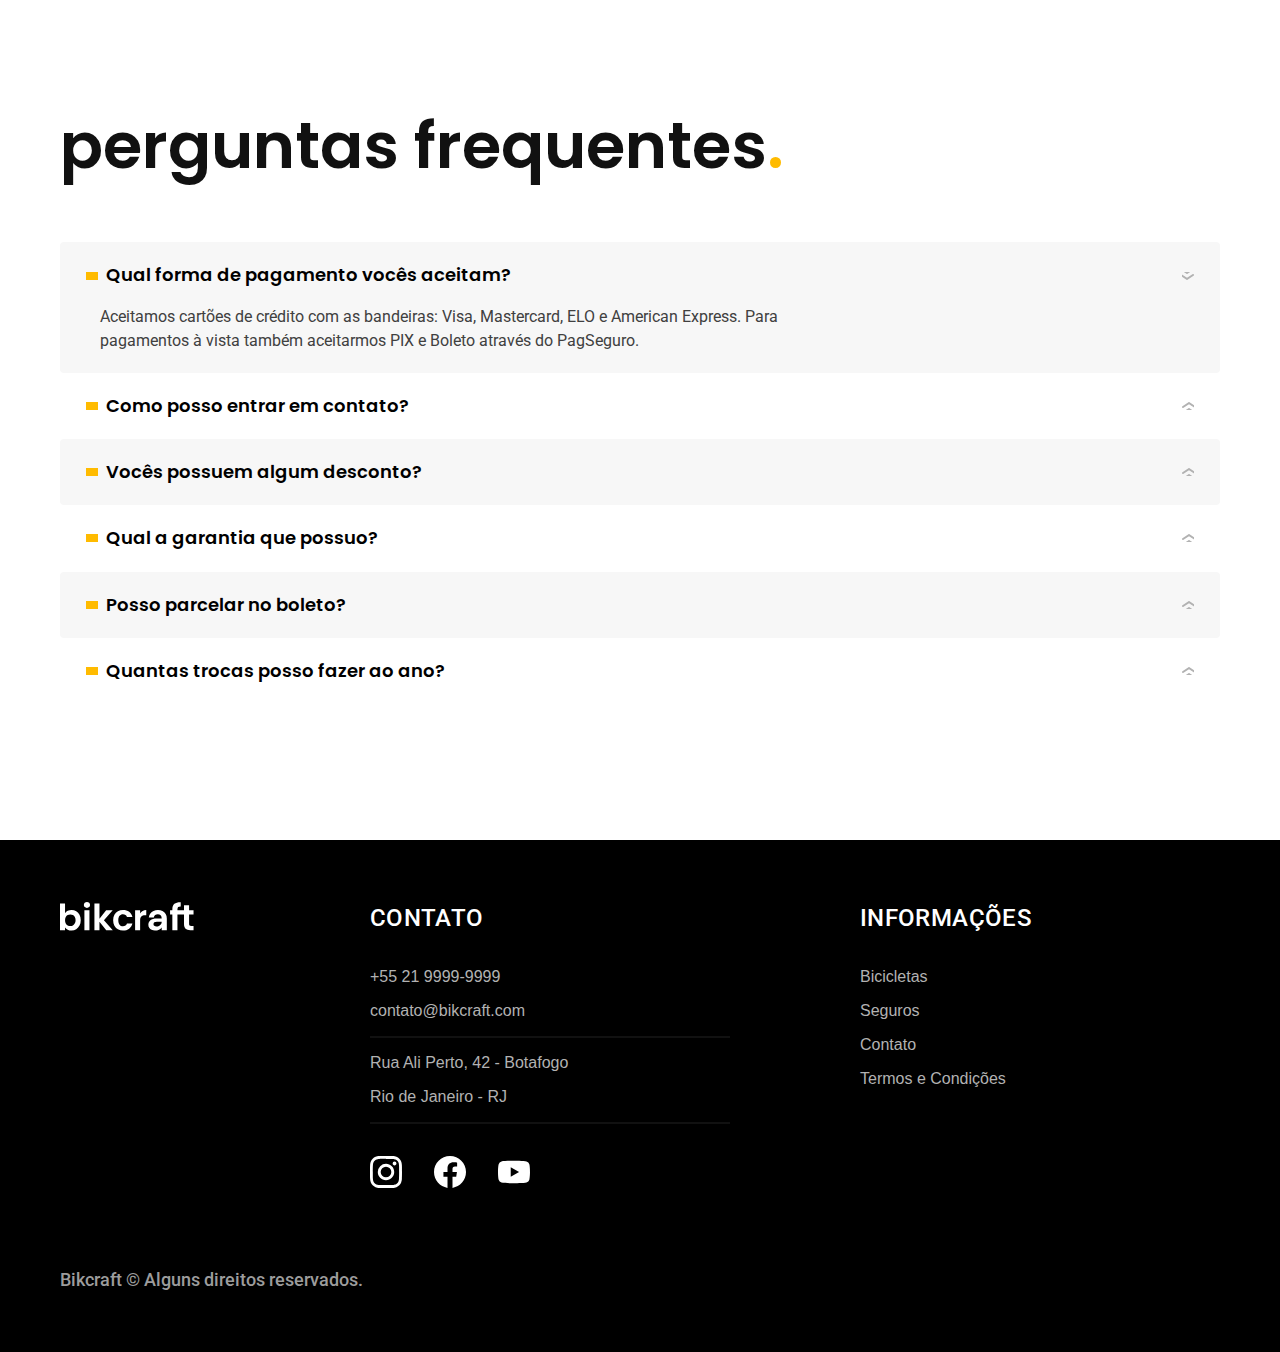
<file: seguros.html>
<!DOCTYPE html>
<html lang="pt-br">

<head>
  <meta charset="UTF-8">
  <meta name="viewport" content="width=device-width, initial-scale=1.0">
  <title>Seguros</title>
  <meta name="description" content="Seguros">

  <link rel="icon" href="./favicon.svg" type="image/svg+xml">
  <link rel="preload" href="./css/style.min.css" as="style">
  <link rel="stylesheet" href="./css/style.min.css">
  <script>document.documentElement.classList.add('js');</script>

  <link rel="preconnect" href="https://fonts.googleapis.com">
  <link rel="preconnect" href="https://fonts.gstatic.com" crossorigin>
  <link href="https://fonts.googleapis.com/css2?family=Merriweather:ital,wght@1,900&family=Poppins:wght@400;600&family=Roboto:wght@400;500&display=swap" rel="stylesheet">
</head>

<body id="seguros">
  <header class="header-bg">
    <div class="header container">
      <a href="./"><img src="./img/bikcraft.svg" width="136" height="32" alt="Bickcraft"></a>
      <nav aria-label="primaria">
        <ul class="header-menu font-1-m cor-0">
          <li><a href="./bicicletas.html">Bicicletas</a></li>
          <li><a href="./seguros.html">Seguros</a></li>
          <li><a href="./contato.html">Contato</a></li>
        </ul>
      </nav>
    </div>
  </header>
  <main class="seguros-bg">
    <div class="titulo-bg">
      <div class="titulo container">
        <p class="font-2-l-b cor-5">escolha o seguro</p>
        <h1 class="font-1-xxl cor-0">você seguro<span class="cor-p1">.</span></h1>
      </div>
    </div>
    <div class="seguros container fadeInLeft" data-anime="200">
      <div class="seguros-item">
        <h3 class="font-1-xl cor-6">PRATA</h3>
        <span class="font-1-xl cor-0">R$ 199 <span class="font-1-xs cor-6">Mensal</span></span>
        <ul class="font-2-m cor-0">
          <li>Duas trocas por ano</li>
          <li>Assistência técnica</li>
          <li>Suporte 08h às 18h</li>
          <li>Cobertura estadual</li>
        </ul>
        <a class="botao secundario" href="./orcamento.html?tipo=seguro&produto=prata">Inscreva-se</a>
      </div>
      <div class="seguros-item fadeInRight" data-anime="400">
        <h3 class="font-1-xl cor-p1">OURO</h3>
        <span class="font-1-xl cor-0">R$ 299 <span class="font-1-xs cor-6">Mensal</span></span>
        <ul class="font-2-m cor-0">
          <li>Cinco trocas por ano</li>
          <li>Assistência especial</li>
          <li>Suporte 24h</li>
          <li>Cobertura nacional</li>
          <li>Desconto em parceiros</li>
          <li>Acesso ao Clube Bikcraft</li>
        </ul>
        <a class="botao" href="./orcamento.html?tipo=seguro&produto=ouro">Inscreva-se</a></a>
      </div>
    </div>
  </main>
  <article class="vantagens-bg">
    <div class="vantagens container">
      <h2 class="font-1-xxl cor-0">nossas vantagens<span class="cor-p1">.</span></h2>
      <ul>
        <li>
          <img src="./img/icones/eletrica.svg" width="32" height="32" alt="">
          <h3 class="font-1-l cor-0">Reparo Elétrico</h3>
          <p class="font-2-s cor-5">Garantimos o reparo completo do seu motor em caso de falhas. Sabemos que falhas são raras, mas estamos aqui para caso ocorra.</p>
        </li>
        <li>
          <img src="./img/icones/carbono.svg" width="32" height="32" alt="">
          <h3 class="font-1-l cor-0">Reparo Elétrico</h3>
          <p class="font-2-s cor-5">Nossos quadros são feitos para durar para sempre. Mas caso algo ocorra, ficamos felizes em reparar.</p>
        </li>
        <li>
          <img src="./img/icones/sustentavel.svg" width="32" height="32" alt="">
          <h3 class="font-1-l cor-0">Sustentável</h3>
          <p class="font-2-s cor-5">Trabalhamos com a filosofia de desperdício zero. Qualquer parte defeituosa é reciclada e reutilizada em outro projeto.</p>
        </li>
        <li>
          <img src="./img/icones/rastreador.svg" width="32" height="32" alt="">
          <h3 class="font-1-l cor-0">Recuperação</h3>
          <p class="font-2-s cor-5">A sua Bikcraft ficará pronta para uso no mesmo dia, caso você traga ela para ser reparada em uma das filiais.</p>
        </li>
        <li>
          <img src="./img/icones/seguro.svg" width="32" height="32" alt="">
          <h3 class="font-1-l cor-0">Segurança</h3>
          <p class="font-2-s cor-5">A sua Bikcraft ficará pronta para uso no mesmo dia, caso você traga ela para ser reparada em uma das filiais.</p>
        </li>
        <li>
          <img src="./img/icones/velocidade.svg" width="32" height="32" alt="">
          <h3 class="font-1-l cor-0">Rapidez</h3>
          <p class="font-2-s cor-5">A sua Bikcraft ficará pronta para uso no mesmo dia, caso você traga ela para ser reparada em uma das filiais.</p>
        </li>
      </ul>
    </div>
  </article>
  <article class="perguntas container">
    <h2 class="font-1-xxl">perguntas frequentes<span class="cor-p1">.</span></h2>
    <dl>
      <div>
        <dt><button class="font-1-m-b" aria-controls="pergunta1" aria-expanded="true">Qual forma de pagamento vocês aceitam?</button></dt>
        <dd id="pergunta1" class="font-2-s cor-9 ativa">Aceitamos cartões de crédito com as bandeiras: Visa, Mastercard, ELO e American Express. Para pagamentos à vista também aceitarmos PIX e Boleto através do PagSeguro.</dd>
      </div>
      <div>
        <dt><button class="font-1-m-b" aria-controls="pergunta2" aria-expanded="false">Como posso entrar em contato?</button></dt>
        <dd id="pergunta2" class="font-2-s cor-9">Aceitamos cartões de crédito com as bandeiras: Visa, Mastercard, ELO e American Express. Para pagamentos à vista também aceitarmos PIX e Boleto através do PagSeguro.</dd>
      </div>
      <div>
        <dt><button class="font-1-m-b" aria-controls="pergunta3" aria-expanded="false">Vocês possuem algum desconto?</button></dt>
        <dd id="pergunta3" class="font-2-s cor-9">Aceitamos cartões de crédito com as bandeiras: Visa, Mastercard, ELO e American Express. Para pagamentos à vista também aceitarmos PIX e Boleto através do PagSeguro.</dd>
      </div>
      <div>
        <dt><button class="font-1-m-b" aria-controls="pergunta4" aria-expanded="false">Qual a garantia que possuo?</button></dt>
        <dd id="pergunta4" class="font-2-s cor-9">Aceitamos cartões de crédito com as bandeiras: Visa, Mastercard, ELO e American Express. Para pagamentos à vista também aceitarmos PIX e Boleto através do PagSeguro.</dd>
      </div>
      <div>
        <dt><button class="font-1-m-b" aria-controls="pergunta5" aria-expanded="false">Posso parcelar no boleto?</button></dt>
        <dd id="pergunta5" class="font-2-s cor-9">Aceitamos cartões de crédito com as bandeiras: Visa, Mastercard, ELO e American Express. Para pagamentos à vista também aceitarmos PIX e Boleto através do PagSeguro.</dd>
      </div>
      <div>
        <dt><button class="font-1-m-b" aria-controls="pergunta6" aria-expanded="false">Quantas trocas posso fazer ao ano?</button></dt>
        <dd id="pergunta6" class="font-2-s cor-9">Aceitamos cartões de crédito com as bandeiras: Visa, Mastercard, ELO e American Express. Para pagamentos à vista também aceitarmos PIX e Boleto através do PagSeguro.</dd>
      </div>
    </dl>
  </article>
  <footer class="footer-bg">
    <div class="footer container">
      <img src="./img/bikcraft.svg" width="136" height="32" alt="Bikcraft">
      <div class="footer-contato">
        <h3 class="font-2-l-b cor-0">Contato</h3>
        <ul class="font-2-l-m cor-5">
          <li><a href="tel:+5599999999">+55 21 9999-9999</a></li>
          <li><a href="mailto:contato@bikcraft.com">contato@bikcraft.com</a></li>
          <li>Rua Ali Perto, 42 - Botafogo</li>
          <li>Rio de Janeiro - RJ</li>
        </ul>
        <div class="footer-redes">
          <a href="./"><img src="./img/redes/instagram.svg" width="32" height="32" alt="Instagram"></a>
          <a href="./"><img src="./img/redes/facebook.svg" width="32" height="32" alt="Facebook"></a>
          <a href="./"><img src="./img/redes/youtube.svg" width="32" height="32" alt="Youtube"></a>
        </div>
      </div>
      <div class="footer-informacoes">
        <h3 class="font-2-l-b cor-0">Informações</h3>
        <nav>
          <ul class="font-2-l-m cor-5">
            <li><a href="./bicicletas.html">Bicicletas</a></li>
            <li><a href="./seguros.html">Seguros</a></li>
            <li><a href="./contato.html">Contato</a></li>
            <li><a href="./termos.html">Termos e Condições</a></li>
          </ul>
        </nav>
      </div>
      <p class="footer-copy font-2-m cor-6">Bikcraft © Alguns direitos reservados.</p>
    </div>
  </footer>
  <script src="./js/plugins/simple-anime.js"></script>
  <script src="./js/script.js"></script>
</body>
<!--Perguntas frequentes é um tipo de layout que a gente pode definir com uma lista de definição, a dl que eu mostrei para vocês. A dl recebe dt,que seria o termo que você está definindo, no nosso caso a pergunta. E dd, que é a definição desse termo. Sempre nessa ordem. Uma forma que você pode colocar também, é colocar div dentro. Ele aceita, o HTML5 aceita div, contanto que a div sempre tenha um dt e um dd relacionado a ela. Aria-expanded="true" para o leitor de telar saber que o primeiro item sempre estará aberto-->

</html>
</file>
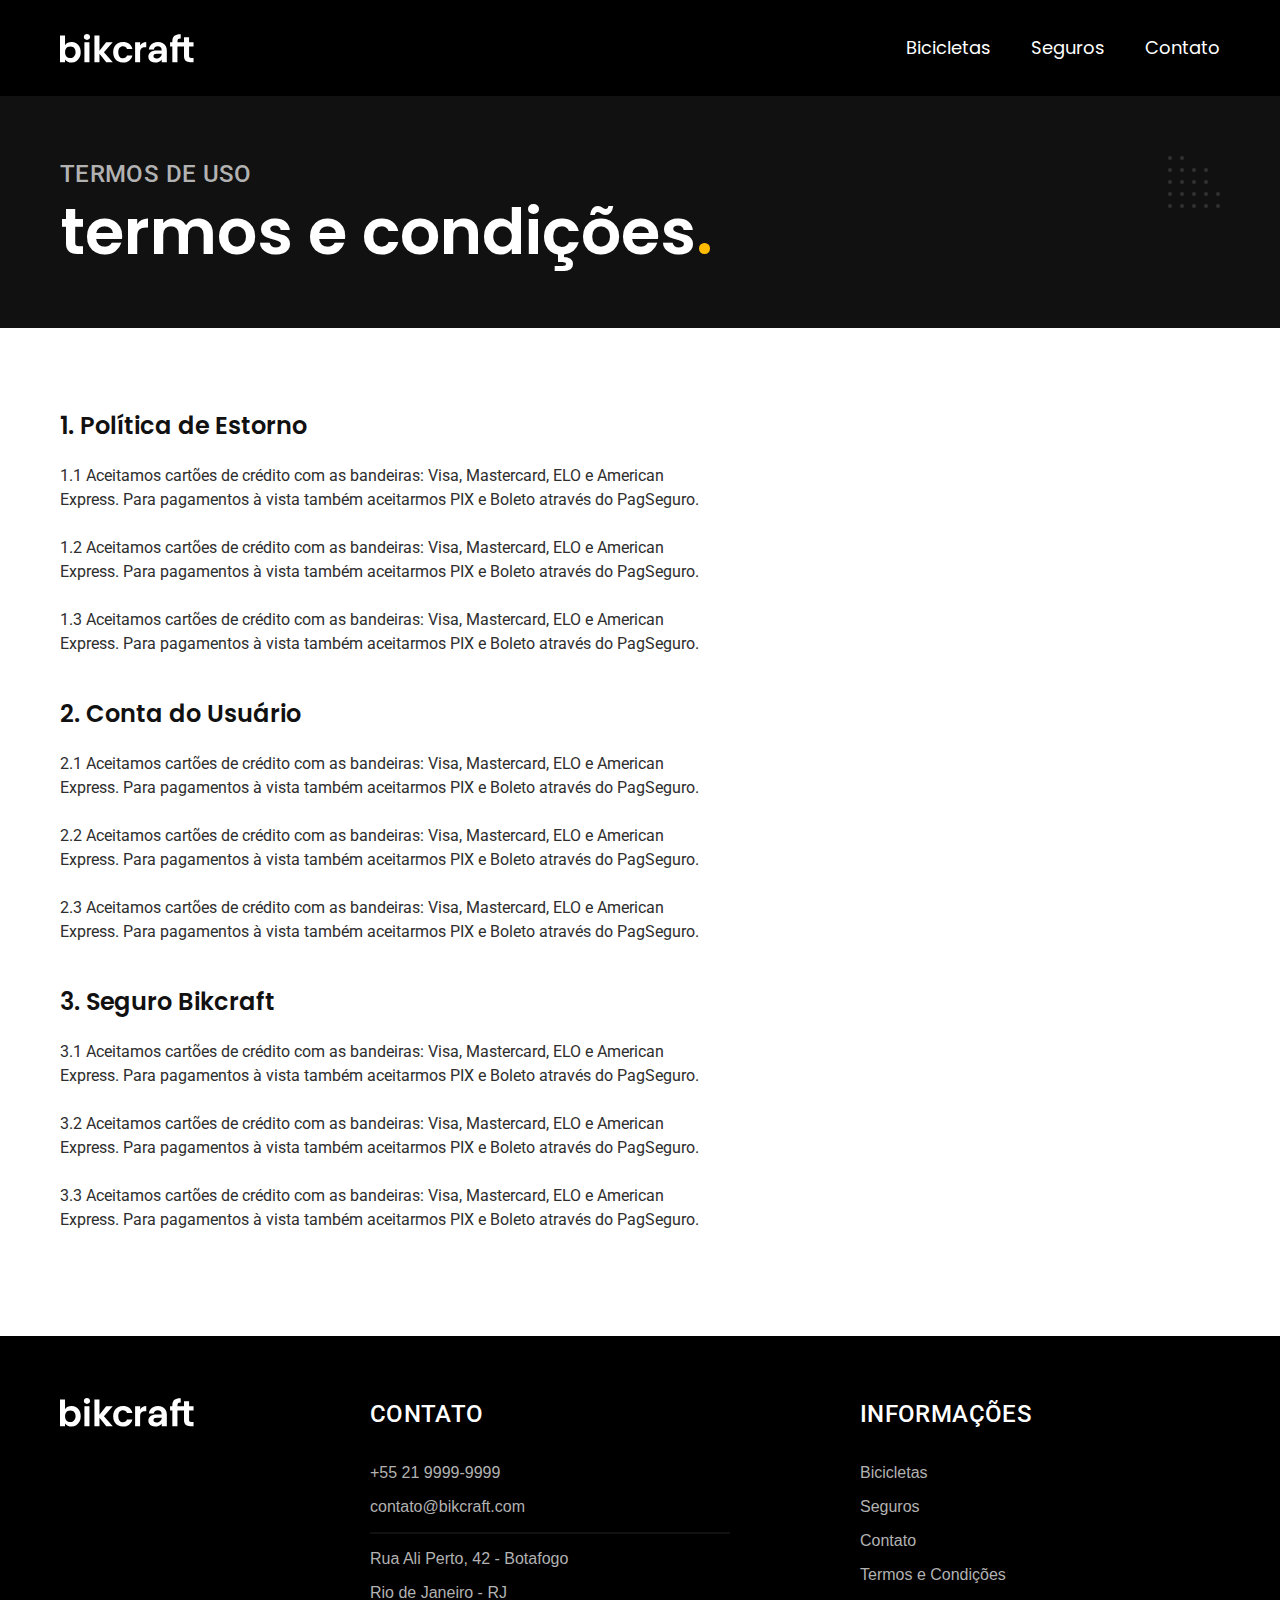
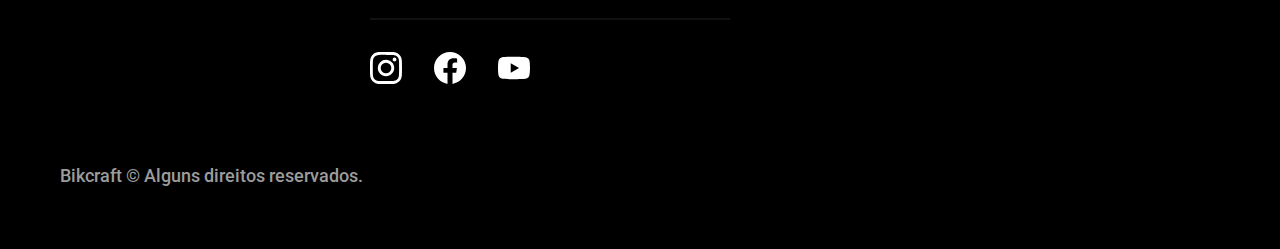
<file: termos.html>
<!DOCTYPE html>
<html lang="pt-br">

<head>
  <meta charset="UTF-8">
  <meta name="viewport" content="width=device-width, initial-scale=1.0">
  <title>Termos e Condições | Bickcraft</title>
  <meta name="description" content="Termos e Condições">

  <link rel="icon" href="./favicon.svg" type="image/svg+xml">
  <link rel="preload" href="./css/style.min.css" as="style">
  <link rel="stylesheet" href="./css/style.min.css">
  <script>document.documentElement.classList.add('js');</script>

  <link rel="preconnect" href="https://fonts.googleapis.com">
  <link rel="preconnect" href="https://fonts.gstatic.com" crossorigin>
  <link href="https://fonts.googleapis.com/css2?family=Merriweather:ital,wght@1,900&family=Poppins:wght@400;600&family=Roboto:wght@400;500&display=swap" rel="stylesheet">
</head>

<body id="termos">
  <header class="header-bg">
    <div class="header container">
      <a href="./"><img src="./img/bikcraft.svg" width="136" height="32" alt="Bickcraft"></a>
      <nav aria-label="primaria">
        <ul class="header-menu font-1-m cor-0">
          <li><a href="./bicicletas.html">Bicicletas</a></li>
          <li><a href="./seguros.html">Seguros</a></li>
          <li><a href="./contato.html">Contato</a></li>
        </ul>
      </nav>
    </div>
  </header>
  <main>
    <div class="titulo-bg">
      <div class="titulo container">
        <p class="font-2-l-b cor-5">Termos de uso</p>
        <h1 class="font-1-xxl cor-0">termos e condições<span class="cor-p1">.</span></h1>
      </div>
    </div>
    <div class="termos font-2-s cor-10 container"> <!--para evitar colocar classe em todos os p, foi utilizado na div pai. Já para o h1 não herdar também, foi declarado diretamente na tag dele-->
      <h2 class="font-1-l cor-11">1. Política de Estorno</h2>
      <p>1.1 Aceitamos cartões de crédito com as bandeiras: Visa, Mastercard, ELO e American Express. Para pagamentos à vista também aceitarmos PIX e Boleto através do PagSeguro.</p>
      <p>1.2 Aceitamos cartões de crédito com as bandeiras: Visa, Mastercard, ELO e American Express. Para pagamentos à vista também aceitarmos PIX e Boleto através do PagSeguro.</p>
      <p>1.3 Aceitamos cartões de crédito com as bandeiras: Visa, Mastercard, ELO e American Express. Para pagamentos à vista também aceitarmos PIX e Boleto através do PagSeguro.</p>
      <h2 class="font-1-l cor-11">2. Conta do Usuário</h2>
      <p>2.1 Aceitamos cartões de crédito com as bandeiras: Visa, Mastercard, ELO e American Express. Para pagamentos à vista também aceitarmos PIX e Boleto através do PagSeguro.</p>
      <p>2.2 Aceitamos cartões de crédito com as bandeiras: Visa, Mastercard, ELO e American Express. Para pagamentos à vista também aceitarmos PIX e Boleto através do PagSeguro.</p>
      <p>2.3 Aceitamos cartões de crédito com as bandeiras: Visa, Mastercard, ELO e American Express. Para pagamentos à vista também aceitarmos PIX e Boleto através do PagSeguro.</p>
      <h2 class="font-1-l cor-11">3. Seguro Bikcraft</h2>
      <p>3.1 Aceitamos cartões de crédito com as bandeiras: Visa, Mastercard, ELO e American Express. Para pagamentos à vista também aceitarmos PIX e Boleto através do PagSeguro.</p>
      <p>3.2 Aceitamos cartões de crédito com as bandeiras: Visa, Mastercard, ELO e American Express. Para pagamentos à vista também aceitarmos PIX e Boleto através do PagSeguro.</p>
      <p>3.3 Aceitamos cartões de crédito com as bandeiras: Visa, Mastercard, ELO e American Express. Para pagamentos à vista também aceitarmos PIX e Boleto através do PagSeguro.</p>
    </div>
  </main>
  <footer class="footer-bg">
    <div class="footer container">
      <img src="./img/bikcraft.svg" width="136" height="32" alt="Bikcraft">
      <div class="footer-contato">
        <h3 class="font-2-l-b cor-0">Contato</h3>
        <ul class="font-2-l-m cor-5">
          <li><a href="tel:+5599999999">+55 21 9999-9999</a></li>
          <li><a href="mailto:contato@bikcraft.com">contato@bikcraft.com</a></li>
          <li>Rua Ali Perto, 42 - Botafogo</li>
          <li>Rio de Janeiro - RJ</li>
        </ul>
        <div class="footer-redes">
          <a href="./"><img src="./img/redes/instagram.svg" width="32" height="32" alt="Instagram"></a>
          <a href="./"><img src="./img/redes/facebook.svg" width="32" height="32" alt="Facebook"></a>
          <a href="./"><img src="./img/redes/youtube.svg" width="32" height="32" alt="Youtube"></a>
        </div>
      </div>
      <div class="footer-informacoes">
        <h3 class="font-2-l-b cor-0">Informações</h3>
        <nav>
          <ul class="font-2-l-m cor-5">
            <li><a href="./bicicletas.html">Bicicletas</a></li>
            <li><a href="./seguros.html">Seguros</a></li>
            <li><a href="./contato.html">Contato</a></li>
            <li><a href="./termos.html">Termos e Condições</a></li>
          </ul>
        </nav>
      </div>
      <p class="footer-copy font-2-m cor-6">Bikcraft © Alguns direitos reservados.</p>
    </div>
  </footer>
  <script src="./js/script.js"></script>
</body>

</html>
</file>
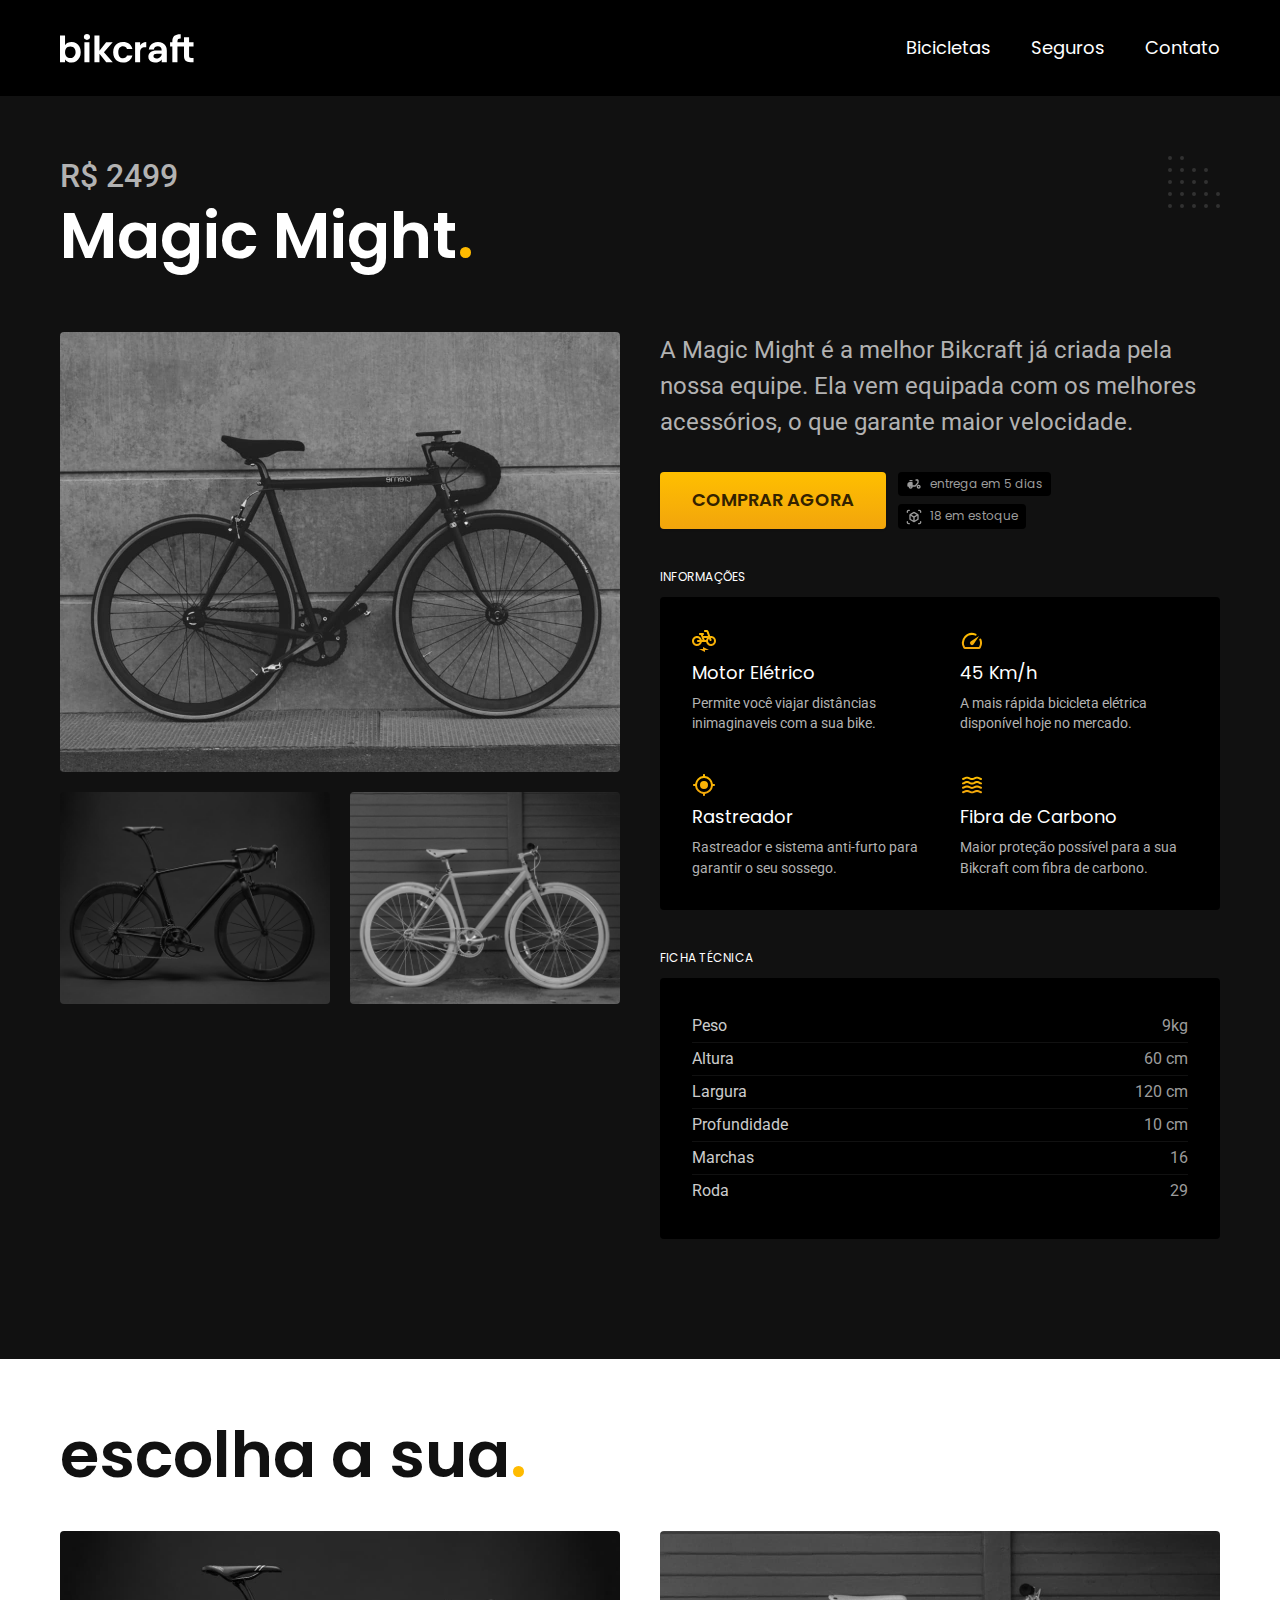
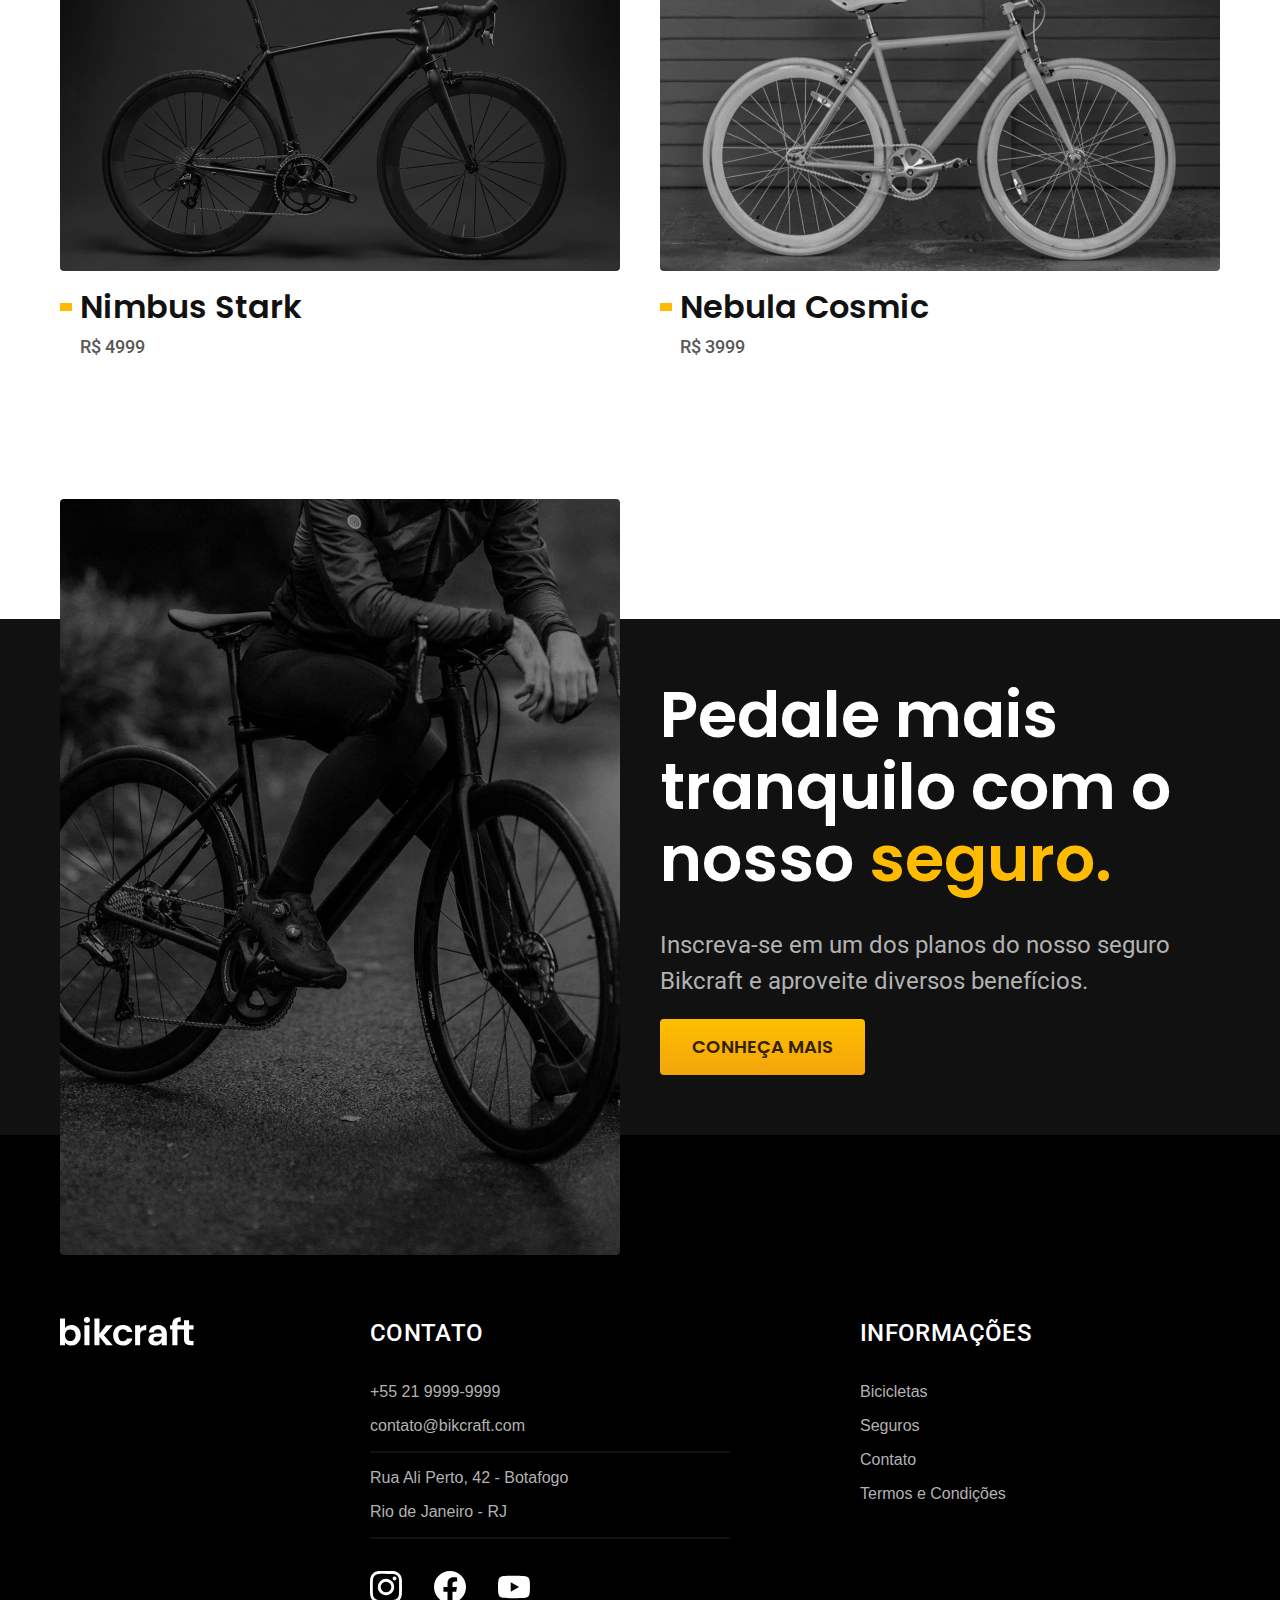
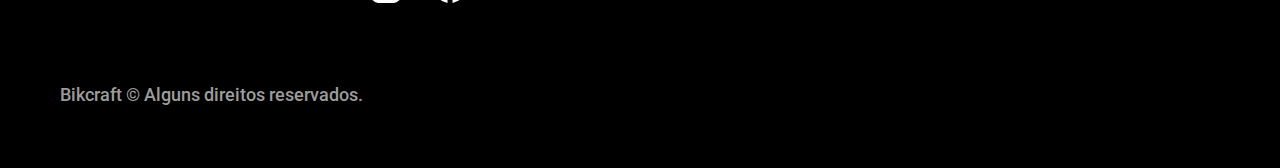
<file: bicicletas/magic.html>
<!DOCTYPE html>
<html lang="pt-br">

<head>
  <meta charset="UTF-8">
  <meta name="viewport" content="width=device-width, initial-scale=1.0">
  <title>Magic | Bickcraft</title>
  <meta name="description" content="Termos e Condições">

  <link rel="icon" href="../favicon.svg" type="image/svg+xml">
  <link rel="preload" href="../css/style.min.css" as="style">
  <link rel="stylesheet" href="../css/style.min.css">
  <script>document.documentElement.classList.add('js');</script>

  <link rel="preconnect" href="https://fonts.googleapis.com">
  <link rel="preconnect" href="https://fonts.gstatic.com" crossorigin>
  <link href="https://fonts.googleapis.com/css2?family=Merriweather:ital,wght@1,900&family=Poppins:wght@400;600&family=Roboto:wght@400;500&display=swap" rel="stylesheet">
</head>

<body id="bicicleta">
  <header class="header-bg">
    <div class="header container">
      <a href="../"><img src="../img/bikcraft.svg" alt="Bickcraft"></a>
      <nav aria-label="primaria">
        <ul class="header-menu font-1-m cor-0">
          <li><a href="../bicicletas.html">Bicicletas</a></li>
          <li><a href="../seguros.html">Seguros</a></li>
          <li><a href="../contato.html">Contato</a></li>
        </ul>
      </nav>
    </div>
  </header>
  <main class="titulo-bg">
    <div>
      <div class="titulo container">
        <p class="font-2-xl cor-5">R$ 2499</p>
        <h1 class="font-1-xxl cor-0">Magic Might<span class="cor-p1">.</span></h1>
      </div>
    </div>
    <div class="bicicleta container">
      <div class="bicicleta-imagens">
        <img src="../img/bicicleta/nimbus2.jpg" alt="Bicicleta 1">
        <img src="../img/bicicleta/nimbus1.jpg" alt="Bicicleta 2">
        <img src="../img/bicicleta/nimbus3.jpg" alt="Bicicleta 3">
      </div>
      <div class="bicicleta-conteudo">
        <p class="font-2-l cor-5">A Magic Might é a melhor Bikcraft já criada pela nossa equipe. Ela vem equipada com os melhores acessórios, o que garante maior velocidade.</p>
        <div class="bicicleta-comprar">
          <a class="botao" href="../orcamento.html?tipo=bikcraft&produto=magic">comprar agora</a>
          <span class="font-1-xs cor-6"><img src="../img/icones/entrega.svg" alt="">entrega em 5 dias</span>
          <span class="font-1-xs cor-6"><img src="../img/icones/estoque.svg" alt="">18 em estoque</span>
        </div>
        <h2 class="font-1-xs cor-0">Informações</h2>
        <ul class="bicicleta-informacoes">
          <li>
            <img src="../img/icones/eletrica.svg" alt="">
            <h3 class="font-1-m cor-0">Motor Elétrico</h3>
            <p class="font-2-xs cor-5">Permite você viajar distâncias inimaginaveis com a sua bike.</p>
          </li>
          <li>
            <img src="../img/icones/velocidade.svg" alt="">
            <h3 class="font-1-m cor-0">45 Km/h</h3>
            <p class="font-2-xs cor-5">A mais rápida bicicleta elétrica disponível hoje no mercado.</p>
          </li>
          <li>
            <img src="../img/icones/rastreador.svg" alt="">
            <h3 class="font-1-m cor-0">Rastreador</h3>
            <p class="font-2-xs cor-5">Rastreador e sistema anti-furto para garantir o seu sossego.</p>
          </li>
          <li>
            <img src="../img/icones/carbono.svg" alt="">
            <h3 class="font-1-m cor-0">Fibra de Carbono</h3>
            <p class="font-2-xs cor-5">Maior proteção possível para a sua Bikcraft com fibra de carbono.</p>
          </li>
        </ul>
        <h2 class="font-1-xs cor-0">ficha técnica</h2>
        <ul class="bicicleta-ficha font-2-s cor-4">
          <li>Peso <span>9kg</span></li>
          <li>Altura <span>60 cm</span></li>
          <li>Largura <span>120 cm</span></li>
          <li>Profundidade <span>10 cm</span></li>
          <li>Marchas <span>16</span></li>
          <li>Roda <span>29</span></li>
        </ul>
      </div>
    </div>
  </main>
  <article class="bicicletas-lista container">
    <h2 class="font-1-xxl">escolha a sua<span class="cor-p1">.</span></h2>
    <ul>
      <li>
        <a href="./nimbus.html">
          <img src="../img/bicicletas/nimbus.jpg" alt="">
          <h3 class="font-1-xl cor-11">Nimbus Stark</h3>
          <span class="font-2-m cor-8">R$ 4999</span>
        </a>
      </li>
      <li>
        <a href="./nebula.html">
          <img src="../img/bicicletas/nebula.jpg" alt="">
          <h3 class="font-1-xl cor-11">Nebula Cosmic</h3>
          <span class="font-2-m cor-8">R$ 3999</span>
        </a>
      </li>
    </ul>
  </article>
  <article class="seguro-bg">
    <div class="seguro container">
      <div class="seguro-imagem">
        <img src="../img/fotos/seguros.jpg" alt="Pessoa parada em cima de uma bicicleta">
      </div>
      <div class="seguro-conteudo">
        <h2 class="font-1-xxl cor-0">Pedale mais tranquilo com o nosso <span class="cor-p1">seguro.</span></h2>
        <p class="font-2-l cor-5">Inscreva-se em um dos planos do nosso seguro Bikcraft e aproveite diversos benefícios.</p>
        <a class="botao" href="../seguros.html">conheça mais</a>
      </div>
    </div>
  </article>
  <footer class="footer-bg">
    <div class="footer container">
      <img src="../img/bikcraft.svg" alt="Bikcraft">
      <div class="footer-contato">
        <h3 class="font-2-l-b cor-0">Contato</h3>
        <ul class="font-2-l-m cor-5">
          <li><a href="tel:+5599999999">+55 21 9999-9999</a></li>
          <li><a href="mailto:contato@bikcraft.com">contato@bikcraft.com</a></li>
          <li>Rua Ali Perto, 42 - Botafogo</li>
          <li>Rio de Janeiro - RJ</li>
        </ul>
        <div class="footer-redes">
          <a href="../"><img src="../img/redes/instagram.svg" alt="Instagram"></a>
          <a href="../"><img src="../img/redes/facebook.svg" alt="Facebook"></a>
          <a href="../"><img src="../img/redes/youtube.svg" alt="Youtube"></a>
        </div>
      </div>
      <div class="footer-informacoes">
        <h3 class="font-2-l-b cor-0">Informações</h3>
        <nav>
          <ul class="font-2-l-m cor-5">
            <li><a href="../bicicletas.html">Bicicletas</a></li>
            <li><a href="../seguros.html">Seguros</a></li>
            <li><a href="../contato.html">Contato</a></li>
            <li><a href="../termos.html">Termos e Condições</a></li>
          </ul>
        </nav>
      </div>
      <p class="footer-copy font-2-m cor-6">Bikcraft © Alguns direitos reservados.</p>
    </div>
  </footer>
  <script src="../js/script.js"></script>
</body>

</html>
</file>
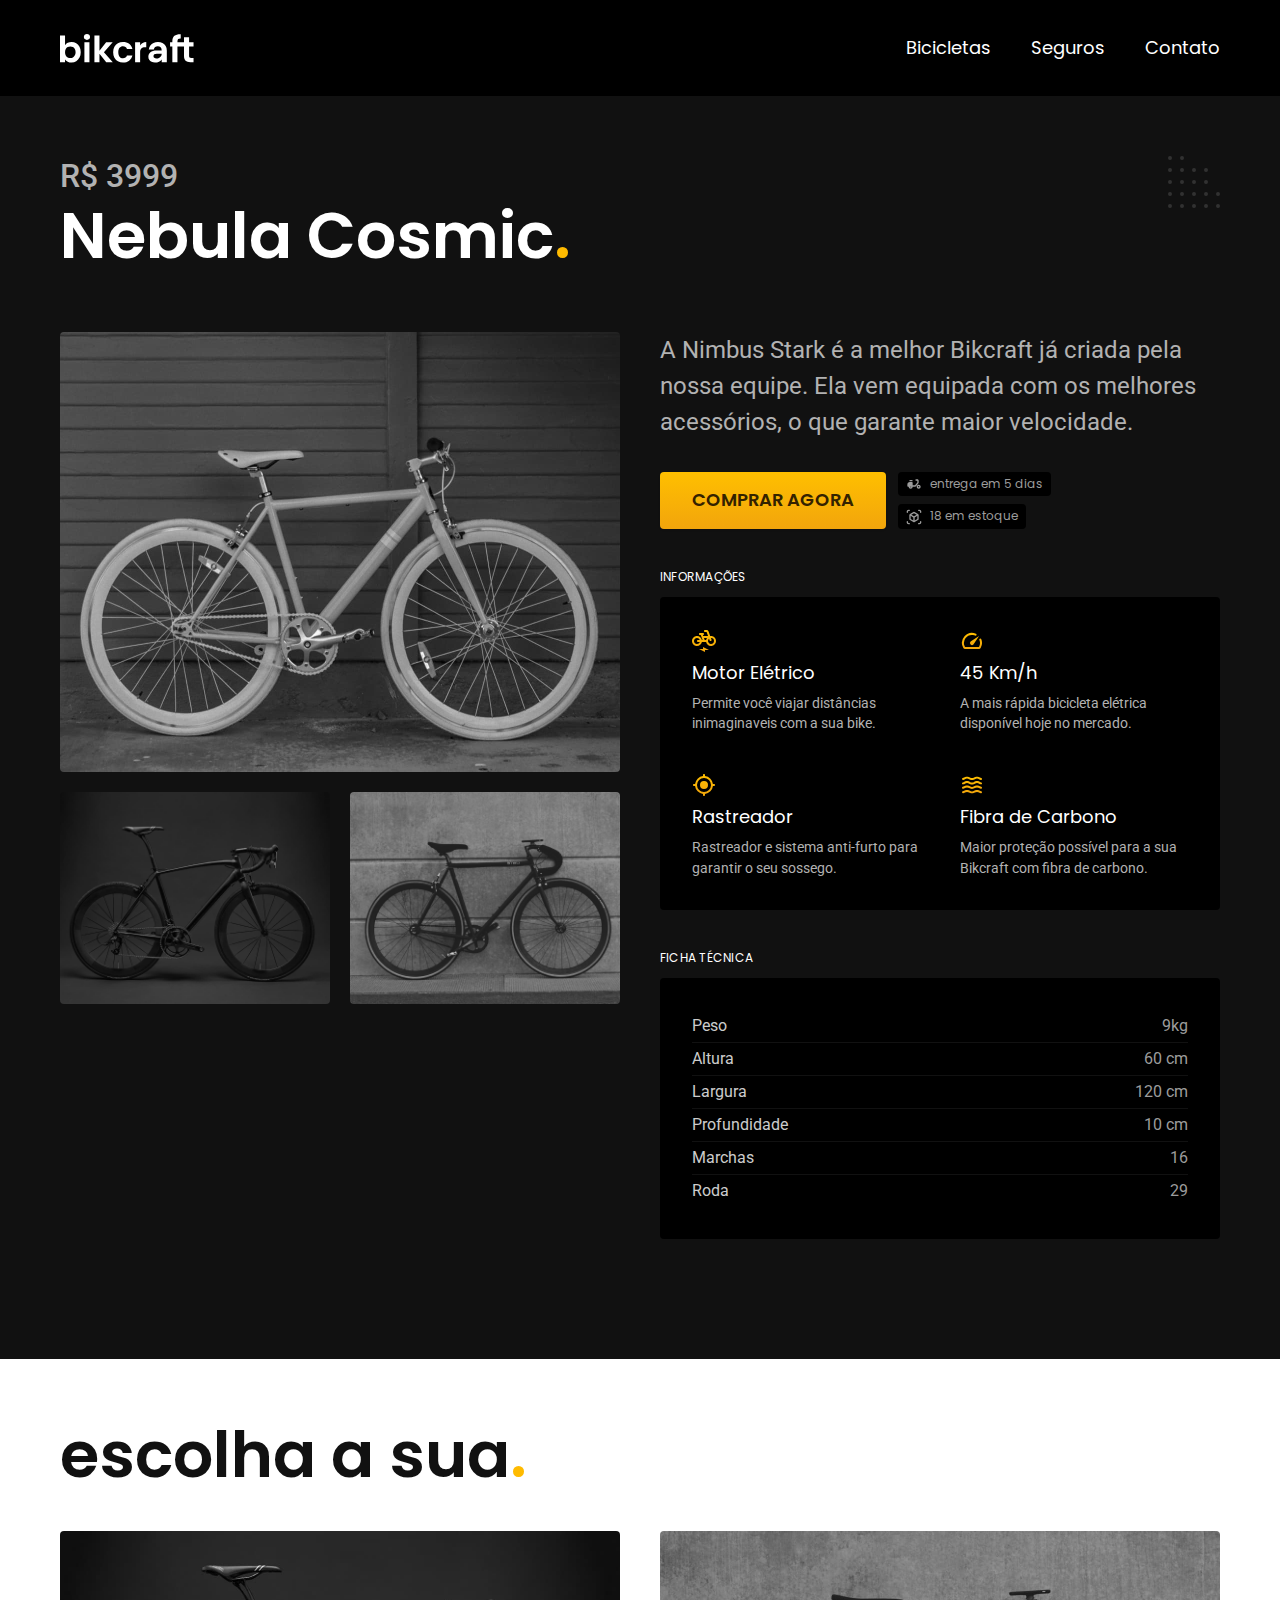
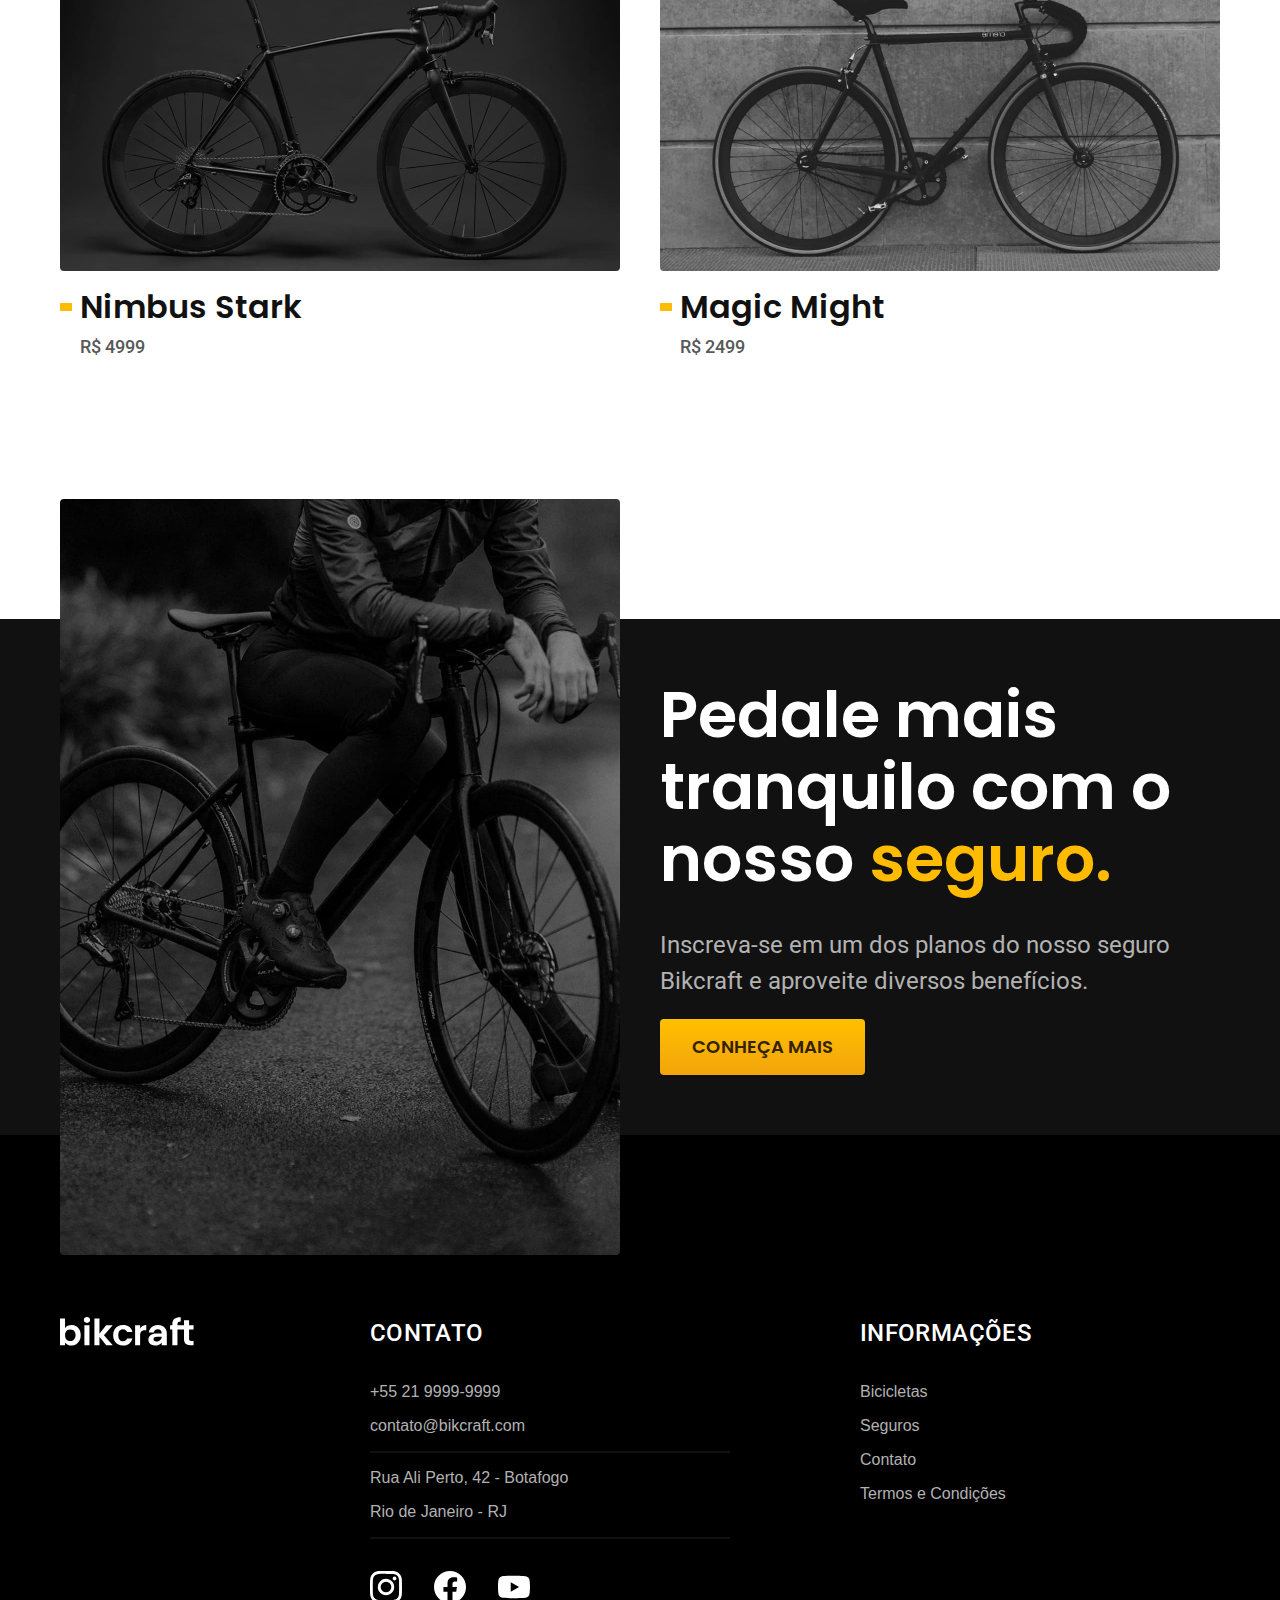
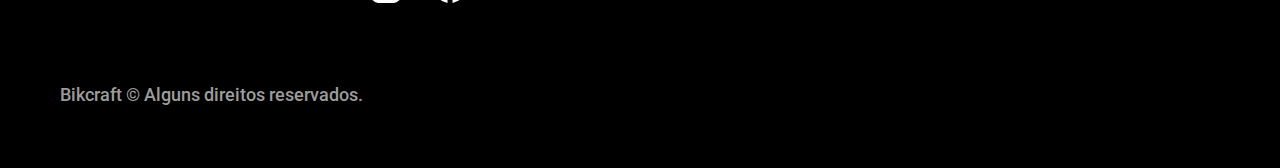
<file: bicicletas/nebula.html>
<!DOCTYPE html>
<html lang="pt-br">

<head>
  <meta charset="UTF-8">
  <meta name="viewport" content="width=device-width, initial-scale=1.0">
  <title>Nebula | Bickcraft</title>
  <meta name="description" content="Termos e Condições">

  <link rel="icon" href="../favicon.svg" type="image/svg+xml">
  <link rel="preload" href="../css/style.min.css" as="style">
  <link rel="stylesheet" href="../css/style.min.css">
  <script>document.documentElement.classList.add('js');</script>

  <link rel="preconnect" href="https://fonts.googleapis.com">
  <link rel="preconnect" href="https://fonts.gstatic.com" crossorigin>
  <link href="https://fonts.googleapis.com/css2?family=Merriweather:ital,wght@1,900&family=Poppins:wght@400;600&family=Roboto:wght@400;500&display=swap" rel="stylesheet">
</head>

<body id="bicicleta">
  <header class="header-bg">
    <div class="header container">
      <a href="../"><img src="../img/bikcraft.svg" alt="Bickcraft"></a>
      <nav aria-label="primaria">
        <ul class="header-menu font-1-m cor-0">
          <li><a href="../bicicletas.html">Bicicletas</a></li>
          <li><a href="../seguros.html">Seguros</a></li>
          <li><a href="../contato.html">Contato</a></li>
        </ul>
      </nav>
    </div>
  </header>
  <main class="titulo-bg">
    <div>
      <div class="titulo container">
        <p class="font-2-xl cor-5">R$ 3999</p>
        <h1 class="font-1-xxl cor-0">Nebula Cosmic<span class="cor-p1">.</span></h1>
      </div>
    </div>
    <div class="bicicleta container">
      <div class="bicicleta-imagens">
        <img src="../img/bicicleta/nimbus3.jpg" alt="Bicicleta 1">
        <img src="../img/bicicleta/nimbus1.jpg" alt="Bicicleta 2">
        <img src="../img/bicicleta/nimbus2.jpg" alt="Bicicleta 3">
      </div>
      <div class="bicicleta-conteudo">
        <p class="font-2-l cor-5">A Nimbus Stark é a melhor Bikcraft já criada pela nossa equipe. Ela vem equipada com os melhores acessórios, o que garante maior velocidade.</p>
        <div class="bicicleta-comprar">
          <a class="botao" href="../orcamento.html?tipo=bikcraft&produto=nimbus">comprar agora</a>
          <span class="font-1-xs cor-6"><img src="../img/icones/entrega.svg" alt="">entrega em 5 dias</span>
          <span class="font-1-xs cor-6"><img src="../img/icones/estoque.svg" alt="">18 em estoque</span>
        </div>
        <h2 class="font-1-xs cor-0">Informações</h2>
        <ul class="bicicleta-informacoes">
          <li>
            <img src="../img/icones/eletrica.svg" alt="">
            <h3 class="font-1-m cor-0">Motor Elétrico</h3>
            <p class="font-2-xs cor-5">Permite você viajar distâncias inimaginaveis com a sua bike.</p>
          </li>
          <li>
            <img src="../img/icones/velocidade.svg" alt="">
            <h3 class="font-1-m cor-0">45 Km/h</h3>
            <p class="font-2-xs cor-5">A mais rápida bicicleta elétrica disponível hoje no mercado.</p>
          </li>
          <li>
            <img src="../img/icones/rastreador.svg" alt="">
            <h3 class="font-1-m cor-0">Rastreador</h3>
            <p class="font-2-xs cor-5">Rastreador e sistema anti-furto para garantir o seu sossego.</p>
          </li>
          <li>
            <img src="../img/icones/carbono.svg" alt="">
            <h3 class="font-1-m cor-0">Fibra de Carbono</h3>
            <p class="font-2-xs cor-5">Maior proteção possível para a sua Bikcraft com fibra de carbono.</p>
          </li>
        </ul>
        <h2 class="font-1-xs cor-0">ficha técnica</h2>
        <ul class="bicicleta-ficha font-2-s cor-4">
          <li>Peso <span>9kg</span></li>
          <li>Altura <span>60 cm</span></li>
          <li>Largura <span>120 cm</span></li>
          <li>Profundidade <span>10 cm</span></li>
          <li>Marchas <span>16</span></li>
          <li>Roda <span>29</span></li>
        </ul>
      </div>
    </div>
  </main>
  <article class="bicicletas-lista container">
    <h2 class="font-1-xxl">escolha a sua<span class="cor-p1">.</span></h2>
    <ul>
      <li>
        <a href="./nimbus.html">
          <img src="../img/bicicletas/nimbus.jpg" alt="">
          <h3 class="font-1-xl cor-11">Nimbus Stark</h3>
          <span class="font-2-m cor-8">R$ 4999</span>
        </a>
      </li>
      <li>
        <a href="./magic.html">
          <img src="../img/bicicletas/magic.jpg" alt="">
          <h3 class="font-1-xl cor-11">Magic Might</h3>
          <span class="font-2-m cor-8">R$ 2499</span>
        </a>
      </li>
    </ul>
  </article>
  <article class="seguro-bg">
    <div class="seguro container">
      <div class="seguro-imagem">
        <img src="../img/fotos/seguros.jpg" alt="Pessoa parada em cima de uma bicicleta">
      </div>
      <div class="seguro-conteudo">
        <h2 class="font-1-xxl cor-0">Pedale mais tranquilo com o nosso <span class="cor-p1">seguro.</span></h2>
        <p class="font-2-l cor-5">Inscreva-se em um dos planos do nosso seguro Bikcraft e aproveite diversos benefícios.</p>
        <a class="botao" href="../seguros.html">conheça mais</a>
      </div>
    </div>
  </article>
  <footer class="footer-bg">
    <div class="footer container">
      <img src="../img/bikcraft.svg" alt="Bikcraft">
      <div class="footer-contato">
        <h3 class="font-2-l-b cor-0">Contato</h3>
        <ul class="font-2-l-m cor-5">
          <li><a href="tel:+5599999999">+55 21 9999-9999</a></li>
          <li><a href="mailto:contato@bikcraft.com">contato@bikcraft.com</a></li>
          <li>Rua Ali Perto, 42 - Botafogo</li>
          <li>Rio de Janeiro - RJ</li>
        </ul>
        <div class="footer-redes">
          <a href="../"><img src="../img/redes/instagram.svg" alt="Instagram"></a>
          <a href="../"><img src="../img/redes/facebook.svg" alt="Facebook"></a>
          <a href="../"><img src="../img/redes/youtube.svg" alt="Youtube"></a>
        </div>
      </div>
      <div class="footer-informacoes">
        <h3 class="font-2-l-b cor-0">Informações</h3>
        <nav>
          <ul class="font-2-l-m cor-5">
            <li><a href="../bicicletas.html">Bicicletas</a></li>
            <li><a href="../seguros.html">Seguros</a></li>
            <li><a href="../contato.html">Contato</a></li>
            <li><a href="../termos.html">Termos e Condições</a></li>
          </ul>
        </nav>
      </div>
      <p class="footer-copy font-2-m cor-6">Bikcraft © Alguns direitos reservados.</p>
    </div>
  </footer>
  <script src="../js/script.js"></script>
</body>

</html>
</file>
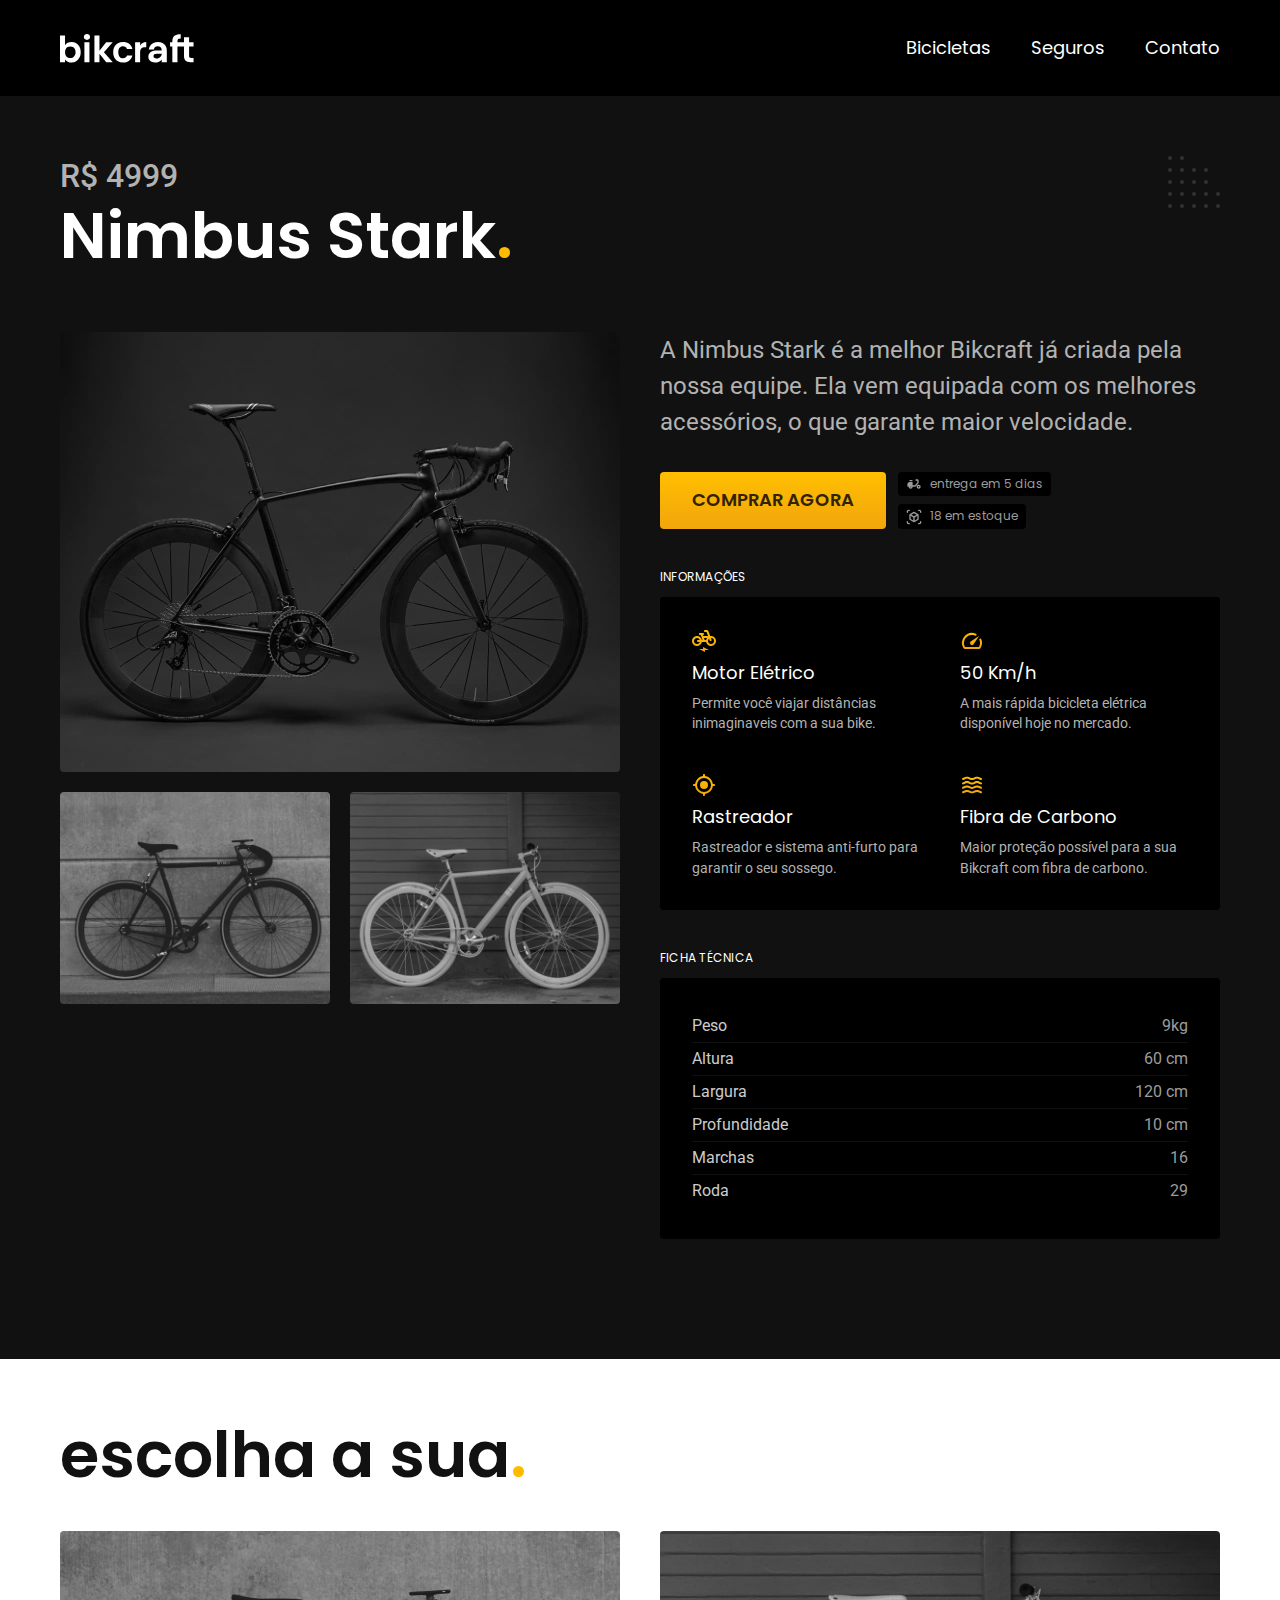
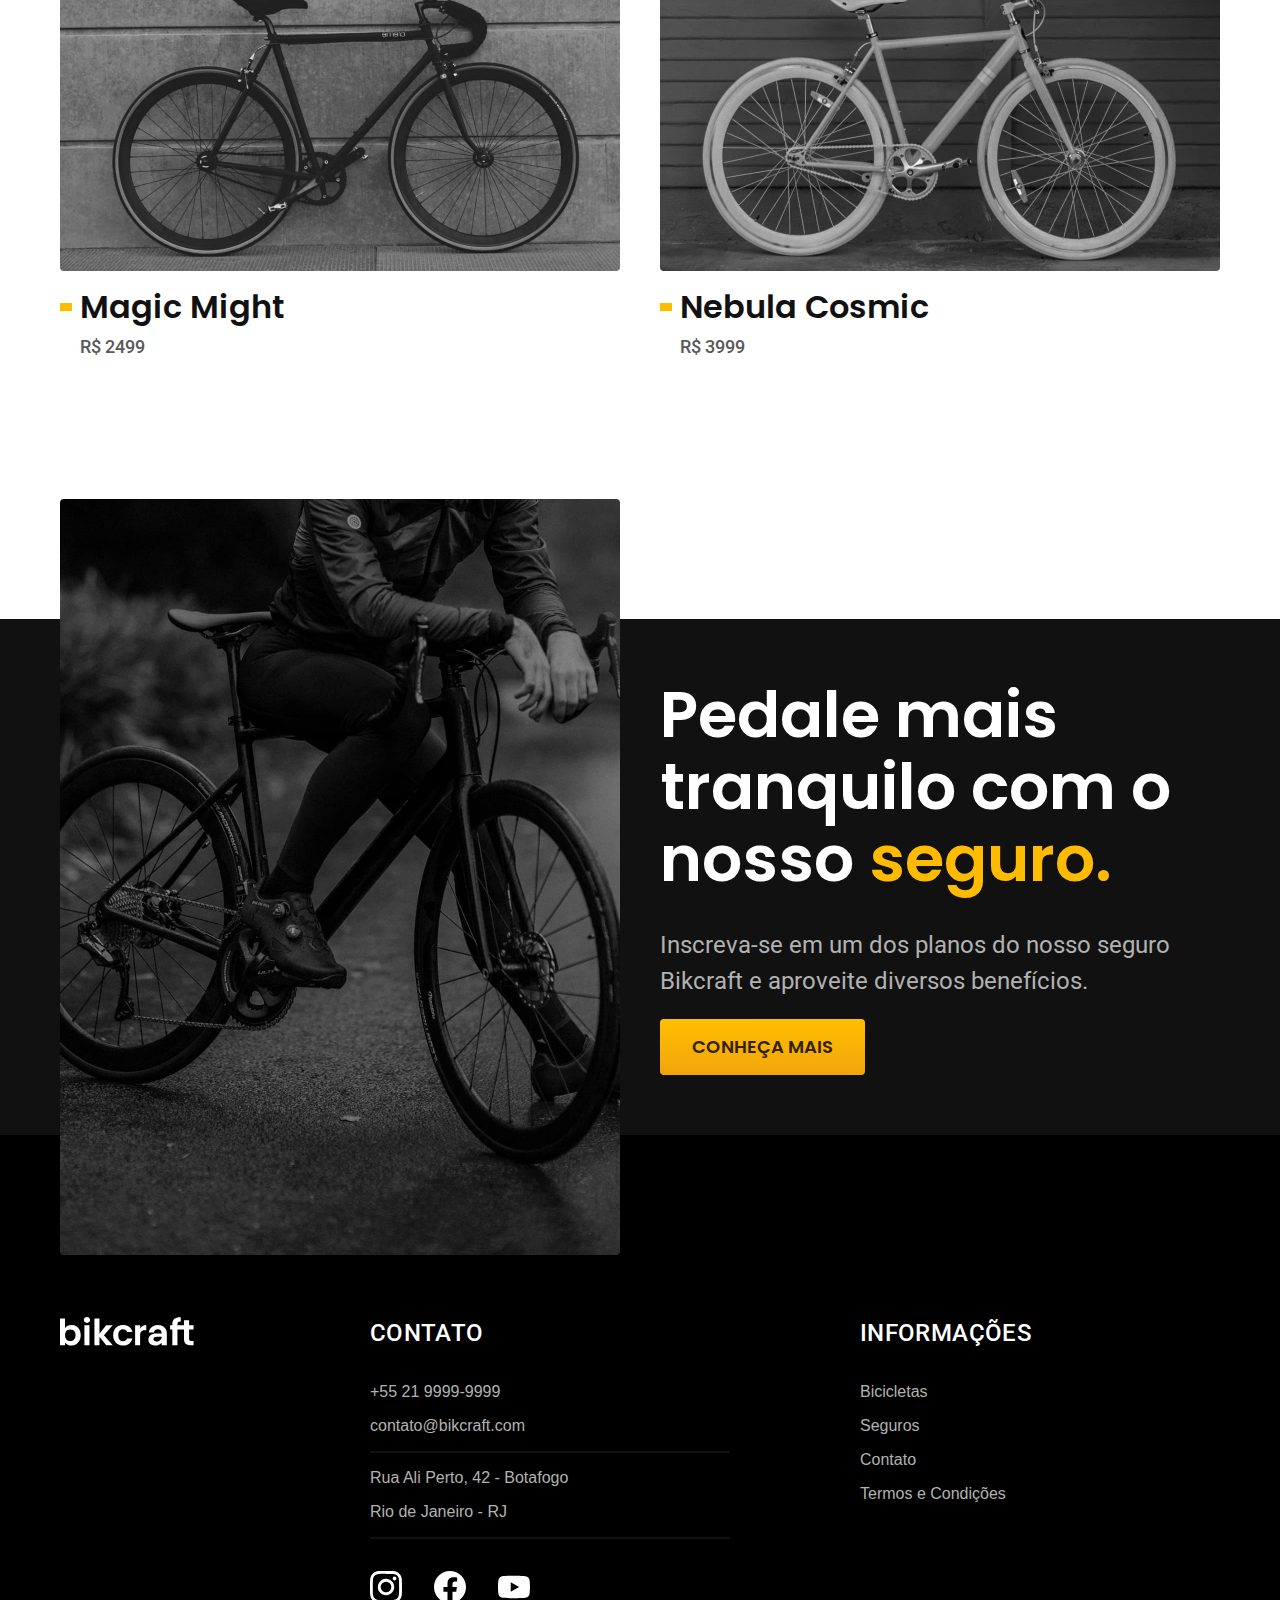
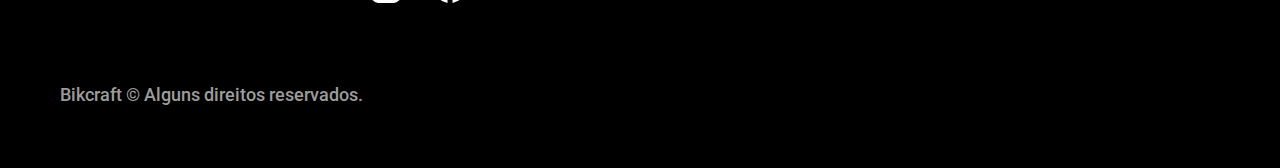
<file: bicicletas/nimbus.html>
<!DOCTYPE html>
<html lang="pt-br">

<head>
  <meta charset="UTF-8">
  <meta name="viewport" content="width=device-width, initial-scale=1.0">
  <title>Nimbus | Bickcraft</title>
  <meta name="description" content="Termos e Condições">

  <link rel="icon" href="../favicon.svg" type="image/svg+xml">
  <link rel="preload" href="../css/style.min.css" as="style">
  <link rel="stylesheet" href="../css/style.min.css">
  <script>document.documentElement.classList.add('js');</script>

  <link rel="preconnect" href="https://fonts.googleapis.com">
  <link rel="preconnect" href="https://fonts.gstatic.com" crossorigin>
  <link href="https://fonts.googleapis.com/css2?family=Merriweather:ital,wght@1,900&family=Poppins:wght@400;600&family=Roboto:wght@400;500&display=swap" rel="stylesheet">
</head>

<body id="bicicleta">
  <header class="header-bg">
    <div class="header container">
      <a href="../"><img src="../img/bikcraft.svg" alt="Bickcraft"></a>
      <nav aria-label="primaria">
        <ul class="header-menu font-1-m cor-0">
          <li><a href="../bicicletas.html">Bicicletas</a></li>
          <li><a href="../seguros.html">Seguros</a></li>
          <li><a href="../contato.html">Contato</a></li>
        </ul>
      </nav>
    </div>
  </header>
  <main class="titulo-bg">
    <div>
      <div class="titulo container">
        <p class="font-2-xl cor-5">R$ 4999</p>
        <h1 class="font-1-xxl cor-0">Nimbus Stark<span class="cor-p1">.</span></h1>
      </div>
    </div>
    <div class="bicicleta container">
      <div class="bicicleta-imagens">
        <img src="../img/bicicleta/nimbus1.jpg" alt="Bicicleta 1">
        <img src="../img/bicicleta/nimbus2.jpg" alt="Bicicleta 2">
        <img src="../img/bicicleta/nimbus3.jpg" alt="Bicicleta 3">
      </div>
      <div class="bicicleta-conteudo">
        <p class="font-2-l cor-5">A Nimbus Stark é a melhor Bikcraft já criada pela nossa equipe. Ela vem equipada com os melhores acessórios, o que garante maior velocidade.</p>
        <div class="bicicleta-comprar">
          <a class="botao" href="../orcamento.html?tipo=bikcraft&produto=nimbus">comprar agora</a>
          <span class="font-1-xs cor-6"><img src="../img/icones/entrega.svg" alt="">entrega em 5 dias</span>
          <span class="font-1-xs cor-6"><img src="../img/icones/estoque.svg" alt="">18 em estoque</span>
        </div>
        <h2 class="font-1-xs cor-0">Informações</h2>
        <ul class="bicicleta-informacoes">
          <li>
            <img src="../img/icones/eletrica.svg" alt="">
            <h3 class="font-1-m cor-0">Motor Elétrico</h3>
            <p class="font-2-xs cor-5">Permite você viajar distâncias inimaginaveis com a sua bike.</p>
          </li>
          <li>
            <img src="../img/icones/velocidade.svg" alt="">
            <h3 class="font-1-m cor-0">50 Km/h</h3>
            <p class="font-2-xs cor-5">A mais rápida bicicleta elétrica disponível hoje no mercado.</p>
          </li>
          <li>
            <img src="../img/icones/rastreador.svg" alt="">
            <h3 class="font-1-m cor-0">Rastreador</h3>
            <p class="font-2-xs cor-5">Rastreador e sistema anti-furto para garantir o seu sossego.</p>
          </li>
          <li>
            <img src="../img/icones/carbono.svg" alt="">
            <h3 class="font-1-m cor-0">Fibra de Carbono</h3>
            <p class="font-2-xs cor-5">Maior proteção possível para a sua Bikcraft com fibra de carbono.</p>
          </li>
        </ul>
        <h2 class="font-1-xs cor-0">ficha técnica</h2>
        <ul class="bicicleta-ficha font-2-s cor-4">
          <li>Peso <span>9kg</span></li>
          <li>Altura <span>60 cm</span></li>
          <li>Largura <span>120 cm</span></li>
          <li>Profundidade <span>10 cm</span></li>
          <li>Marchas <span>16</span></li>
          <li>Roda <span>29</span></li>
        </ul>
      </div>
    </div>
  </main>
  <article class="bicicletas-lista container">
    <h2 class="font-1-xxl">escolha a sua<span class="cor-p1">.</span></h2>
    <ul>
      <li>
        <a href="./magic.html">
          <img src="../img/bicicletas/magic.jpg" alt="">
          <h3 class="font-1-xl cor-11">Magic Might</h3>
          <span class="font-2-m cor-8">R$ 2499</span>
        </a>
      </li>
      <li>
        <a href="./nebula.html">
          <img src="../img/bicicletas/nebula.jpg" alt="">
          <h3 class="font-1-xl cor-11">Nebula Cosmic</h3>
          <span class="font-2-m cor-8">R$ 3999</span>
        </a>
      </li>
    </ul>
  </article>
  <article class="seguro-bg">
    <div class="seguro container">
      <div class="seguro-imagem">
        <img src="../img/fotos/seguros.jpg" alt="Pessoa parada em cima de uma bicicleta">
      </div>
      <div class="seguro-conteudo">
        <h2 class="font-1-xxl cor-0">Pedale mais tranquilo com o nosso <span class="cor-p1">seguro.</span></h2>
        <p class="font-2-l cor-5">Inscreva-se em um dos planos do nosso seguro Bikcraft e aproveite diversos benefícios.</p>
        <a class="botao" href="../seguros.html">conheça mais</a>
      </div>
    </div>
  </article>
  <footer class="footer-bg">
    <div class="footer container">
      <img src="../img/bikcraft.svg" alt="Bikcraft">
      <div class="footer-contato">
        <h3 class="font-2-l-b cor-0">Contato</h3>
        <ul class="font-2-l-m cor-5">
          <li><a href="tel:+5599999999">+55 21 9999-9999</a></li>
          <li><a href="mailto:contato@bikcraft.com">contato@bikcraft.com</a></li>
          <li>Rua Ali Perto, 42 - Botafogo</li>
          <li>Rio de Janeiro - RJ</li>
        </ul>
        <div class="footer-redes">
          <a href="../"><img src="../img/redes/instagram.svg" alt="Instagram"></a>
          <a href="../"><img src="../img/redes/facebook.svg" alt="Facebook"></a>
          <a href="../"><img src="../img/redes/youtube.svg" alt="Youtube"></a>
        </div>
      </div>
      <div class="footer-informacoes">
        <h3 class="font-2-l-b cor-0">Informações</h3>
        <nav>
          <ul class="font-2-l-m cor-5">
            <li><a href="../bicicletas.html">Bicicletas</a></li>
            <li><a href="../seguros.html">Seguros</a></li>
            <li><a href="../contato.html">Contato</a></li>
            <li><a href="../termos.html">Termos e Condições</a></li>
          </ul>
        </nav>
      </div>
      <p class="footer-copy font-2-m cor-6">Bikcraft © Alguns direitos reservados.</p>
    </div>
  </footer>
  <script src="../js/script.js"></script>
</body>

</html>
</file>
<file: css/style.min.css>
body{margin:0;font-family:Arial,Helvetica,sans-serif;color:var(--cor-11)}blockquote,dd,h1,h2,h3,h4,p,ul{margin:0}ul{padding:0;list-style:none}a{text-decoration:none;color:inherit}img{max-width:100%;height:auto;display:block}img[src$=".jpg"]{border-radius:4px}.font-1-xs{font:400 0.75rem/1.35 Poppins,sans-serif}.font-2-xs{font:400 0.875rem/1.43 Roboto,sans-serif}.font-1-s{font:400 1rem/1.5 Poppins,sans-serif}.font-2-s{font:400 1rem/1.5 Roboto,sans-serif}.font-1-m,.font-1-m-b{font:400 1.125rem/1.35 Poppins,sans-serif}.font-1-m-b{font-weight:600}.font-2-m{font:500 1.125rem/1.35 Roboto,sans-serif}.font-1-l{font:400 1.5rem/1.5 Poppins,sans-serif}.font-2-l,.font-2-l-b{font:400 1.5rem/1.5 Roboto,sans-serif}.font-2-l-b{font-weight:500;letter-spacing:.015em;text-transform:uppercase}.font-1-xl{font:600 2rem/1.25 Poppins,sans-serif}.font-2-xl{font:500 2rem/1.25 Roboto,sans-serif}.font-1-xxl{font:600 4rem/1.125 Poppins,sans-serif}@media (max-width:1200px){.font-1-xxl{font-size:3rem}.font-2-l,.font-2-l-b{font-size:1.125rem}}@media (max-width:800px){.font-1-xxl{font-size:2rem}.font-1-xl,.font-2-xl{font-size:1.5rem}}:root{--cor-0:#ffffff;--cor-1:#f7f7f7;--cor-2:#ededed;--cor-3:#dedede;--cor-4:#cccccc;--cor-5:#b2b2b2;--cor-6:#9c9c9c;--cor-7:#717171;--cor-8:#595959;--cor-9:#404040;--cor-10:#2e2e2e;--cor-11:#111111;--cor-12:#000000;--cor-p1:#ffbb00;--cor-p2:#e4a30b;--cor-p3:#a66f00;--cor-p4:#664400;--cor-p5:#332200}.cor-0{color:var(--cor-0)}.cor-1{color:var(--cor-1)}.cor-2{color:var(--cor-2)}.cor-3{color:var(--cor-3)}.cor-4{color:var(--cor-4)}.cor-5{color:var(--cor-5)}.cor-6{color:var(--cor-6)}.cor-7{color:var(--cor-7)}.cor-8{color:var(--cor-8)}.cor-9{color:var(--cor-9)}.cor-10{color:var(--cor-10)}.cor-11{color:var(--cor-11)}.cor-12{color:var(--cor-12)}.cor-p1{color:var(--cor-p1)}.cor-p2{color:var(--cor-p2)}.cor-p3{color:var(--cor-p3)}.cor-p4{color:var(--cor-p4)}.cor-p5{color:var(--cor-p5)}.js .fadeInDown{transform:translate3d(0,-20px,0)}.js .fadeInUp{transform:translate3d(0,20px,0)}.js .fadeInRight{transform:translate3d(20px,0,0)}.js .fadeInLeft{transform:translate3d(-20px,0,0)}.js [data-anime]{opacity:0}.js .anime{opacity:1;transform:none;transition:transform .8s,opacity .8s}.header-bg{background:var(--cor-12)}.header{display:flex;flex-wrap:wrap;gap:20px;justify-content:space-between;align-items:center;padding-top:20px;padding-bottom:20px}.header-menu{display:flex;flex-wrap:wrap;gap:40px}.header-menu a{color:var(--cor-0);display:inline-block;padding:16px 0;position:relative}.header-menu a::after{content:"";display:block;height:2px;width:0;background:var(--cor-0);margin-top:4px;transition:.3s;position:absolute}.header-menu a.ativo::after,.header-menu a:hover::after{width:100%}@media (max-width:800px){.header-menu{gap:20px}.header-menu a{background:var(--cor-11);padding:12px 16px;border-radius:4px}.header-menu a:hover{background-color:var(--cor-10)}.header-menu a:hover::after{display:none}}@media (max-width:600px){.header-menu{gap:12px}.header-menu a{padding:8px 12px;font-size:14px}}.footer-bg{background:var(--cor-12)}.footer{display:grid;grid-template-columns:3fr 5fr 4fr;gap:40px;padding-top:60px;padding-bottom:60px}.footer h3{margin-bottom:32px}.footer-contato ul{margin-bottom:32px}.footer-contato li:nth-child(2n)::after{content:"";display:block;max-width:360px;height:2px;background:var(--cor-11);margin-top:16px}.footer li{margin-bottom:16px}.footer-redes{display:flex;gap:32px}.footer a:hover{color:var(--cor-0)}.footer-copy{grid-column:1/-1;margin-top:40px}@media (max-width:800px){.footer>img{display:none}.footer{grid-template-columns:1fr 1fr}}@media (max-width:600px){.footer{grid-template-columns:1fr;gap:60px}.footer-copy{margin-top:0}}.container{box-sizing:border-box;max-width:1200px;padding-left:20px;padding-right:20px;margin-left:auto;margin-right:auto}.botao{display:inline-block;background:linear-gradient(#ffbf00,#f2a50c);box-shadow:0 1px 2px rgba(0,0,0,.1);color:var(--cor-p5);padding:16px 32px;border-radius:4px;font:600 1.125rem/1.35 Poppins,sans-serif;text-transform:uppercase;max-width:max-content;border:none;cursor:pointer}.botao:hover{background:linear-gradient(#ffb60d,#e59317)}.botao.secundario{background:var(--cor-10);color:var(--cor-2)}.botao.secundario:hover{background:var(--cor-9)}.botao.seta{display:flex;align-items:center}.botao.seta::after{content:"";display:inline-block;width:18px;height:10px;margin-left:12px;background:url("../img/icones/seta.svg");transition:transform .2s}.botao.seta:hover::after{transform:translateX(4px)}@media (max-width:600px){.botao{padding:12px 16px;font-size:1rem}}.link{display:inline-block;color:var(--cor-p1);font:500 1.5rem/1.5 Poppins,sans-serif;text-transform:uppercase}.link::after{content:"";display:block;width:100%;height:4px;background-color:currentColor}.link:hover{color:var(--cor-0)}.titulo-bg{padding-top:60px;padding-bottom:60px;background-color:var(--cor-11)}.titulo{background:url("../img/dec/top-right.svg") no-repeat top right 20px}.titulo p{margin-bottom:4px}@media (max-width:800px){.titulo-bg{padding-top:40px;padding-bottom:40px}.titulo p{font-size:1rem;text-transform:lowercase;font-weight:400}}.form{display:grid;grid-template-columns:1fr 1fr;gap:20px}.form label{display:block;font:600 1rem/1.5 Poppins,sans-serif;margin-bottom:4px}.form .col-2{grid-column:span 2}.form input[type=email],.form input[type=text],.form textarea{font:400 1rem/1.5 Roboto,sans-serif;background:var(--cor-1);border:1px solid var(--cor-2);padding:12px;border-radius:4px;width:100%;box-sizing:border-box}.form input[type=email]:focus,.form input[type=text]:focus,.form textarea:focus{outline:0;border-color:var(--cor-p1);background:var(--cor-0);box-shadow:0 0 0 2px #fea}@media (max-width:600px){.form{grid-template-columns:1fr}.form .col-2{grid-column:1}}.introducao-bg{background:var(--cor-12) url("../img/dec/bottom-left.svg") no-repeat bottom 160px left 20px;box-shadow:inset 0 -120px var(--cor-0)}.introducao{display:grid;grid-template-columns:1fr 1fr;gap:0 40px}.introducao-conteudo{align-self:end;padding-bottom:200px}.introducao img{width:100%;height:100%;object-fit:cover;border-radius:4px}.introducao h1{margin-bottom:32px}.introducao p{margin-bottom:20px}@media (max-width:800px){.introducao-bg{background:var(--cor-11);padding-top:40px;box-shadow:inset 0 -60px var(--cor-0)}.introducao{grid-template-columns:1fr;gap:32px}.introducao-conteudo{padding-bottom:0}.introducao h1{margin-bottom:16px}.introducao img{height:300px;width:100%}}.tecnologia-bg{background-color:var(--cor-11);box-shadow:inset 0 80px var(--cor-0),inset 0 -80px var(--cor-0)}.tecnologia{display:grid;grid-template-columns:1fr 1fr;gap:40px}.tecnologia-imagem img{width:100%;height:100%;object-fit:cover;object-position:left}.tecnologia-conteudo{padding-top:160px;padding-bottom:160px}.tecnologia-conteudo>span{display:block;margin-bottom:20px}.tecnologia-conteudo h2{margin-bottom:32px}.tecnologia-conteudo>p{margin-bottom:20px}.tecnologia-conteudo a{margin-bottom:80px}.tecnologia-vantagens{display:flex;gap:40px}.tecnologia-vantagens h3{margin-bottom:8px;width:max-content}.tecnologia-vantagens img{width:24px;margin-bottom:8px}@media (max-width:800px){.tecnologia-bg{box-shadow:initial}.tecnologia{grid-template-columns:1fr}.tecnologia-conteudo{padding-top:60px;padding-bottom:60px}.tecnologia-imagem{display:none}.tecnologia-conteudo a{margin-bottom:60px}}@media (max-width:600px){.tecnologia-vantagens{flex-direction:column}}.parceiros{padding-top:60px;padding-bottom:120px}.parceiros h2{margin-bottom:60px}.parceiros ul{padding:0 20px;display:grid;grid-template-columns:repeat(4,1fr);max-width:1400px;margin:0 auto}.parceiros li{display:flex;padding:32px;border-left:2px solid var(--cor-2)}.parceiros img{margin:auto}.parceiros li:first-child,.parceiros li:nth-child(5){border-left:none}.parceiros li:nth-child(n+5){border-top:2px solid var(--cor-2)}@media (max-width:800px){.parceiros{padding-bottom:60px}.parceiros h2{margin-bottom:20px}.parceiros ul{grid-template-columns:repeat(2,1fr)}.parceiros li{padding:20px}.parceiros li:nth-child(n+3){border-top:2px solid var(--cor-2)}.parceiros li:nth-child(odd){border-left:none}}.depoimento{display:grid;grid-template-columns:1fr 1fr;background-color:var(--cor-p1);overflow:hidden}.depoimento img{width:100%;height:100%;object-fit:cover;border-radius:0}.depoimento-conteudo{padding:40px 40px 80px 80px;align-self:end;background:url("../img/dec/bottom-right-p.svg") no-repeat bottom 40px right 40px}.depoimento-conteudo p{max-width:32ch;font-family:Merriweather,serif;font-style:italic;font-weight:900;margin-bottom:32px;position:relative}.depoimento p::after,.depoimento p::before{font-size:5rem;color:var(--cor-p2);position:absolute}.depoimento p::before{content:"“";left:-50px;top:-20px}.depoimento p::after{content:"”"}@media (min-width:1200px){.depoimento img{max-height:520px}}@media (max-width:800px){.depoimento{grid-template-columns:1fr;text-align:center}.depoimento img{max-height:200px}.depoimento-conteudo{padding:40px 20px;margin:auto}}.bicicletas-lista{padding-top:60px;padding-bottom:120px}.bicicletas-lista h2{margin-bottom:40px}.bicicletas-lista ul{display:flex;gap:40px;padding:0 20px 20px 20px;max-width:1400px;margin:0 auto;overflow-x:auto;-webkit-overflow-scrolling:touch}#bicicleta .bicicletas-lista ul{padding:0 0 20px 0}.bicicletas-lista li{flex:1;min-width:280px}.bicicletas-lista a{display:block}.bicicletas-lista img{margin-bottom:16px}.bicicletas-lista h3{margin-bottom:8px;display:flex;align-items:center}.bicicletas-lista h3::before{content:"";display:inline-block;background:var(--cor-p1);height:8px;width:12px;margin-right:8px;transition:width .2s}.bicicletas-lista a:hover h3::before{width:20px}.bicicletas-lista li span{padding-left:20px}@media (max-width:800px){.bicicletas-lista{padding-bottom:60px}.bicicletas-lista ul{gap:20px}}.bicicletas-bg{background:linear-gradient(to right,var(--cor-0) 30%,var(--cor-11) 0)}.bicicletas{display:grid;grid-template-columns:1fr 1fr;gap:40px;padding-top:60px;padding-bottom:60px;background:url("../img/dec/top-right.svg") no-repeat top 40px right 20px}.bicicletas-imagem{display:grid}.bicicletas-imagem img{grid-area:1/1}.bicicletas-imagem span{grid-area:1/1;place-self:start end;margin-top:20px;background:var(--cor-12);display:inline-block;padding:8px 16px 8px 8px;border-radius:4px 0 0 4px}.bicicletas-conteudo{display:grid;grid-template-columns:1fr auto;align-content:start}.bicicletas h2,.bicicletas p{grid-column:1/-1}.bicicletas h2{margin-bottom:20px}.bicicletas h2::before{content:"";display:block;width:12px;height:8px;background-color:var(--cor-p1);margin-bottom:8px}.bicicletas p{margin-bottom:32px}.bicicletas a{place-self:end}.bicicletas ul{display:grid;grid-template-columns:1fr}.bicicletas li{display:flex;gap:8px;align-items:center}.bicicletas-conteudo img{width:24px}.bicicletas li+li{margin-top:16px}@media (max-width:800px){.bicicletas-bg{background:var(--cor-11)}.bicicletas{grid-template-columns:1fr;gap:20px;padding-top:40px;padding-bottom:40px}}@media (max-width:600px){.bicicletas-conteudo{grid-template-columns:1fr}.bicicletas ul{font-size:1rem;grid-template-columns:1fr 1fr;margin-bottom:32px}.bicicletas a{place-self:start}}.bicicleta{display:grid;grid-template-columns:1fr 1fr;align-items:start;gap:40px;padding-top:60px;padding-bottom:60px}#bicicleta .titulo p{text-transform:uppercase}.bicicleta-imagens{display:flex;flex-wrap:wrap;gap:20px}.bicicleta-imagens img{flex:1;min-width:200px}.bicicleta-imagens img:first-child{min-width:100%}.bicicleta-conteudo>p{margin-bottom:32px}.bicicleta-comprar{display:grid;grid-template-columns:max-content auto;align-items:center;justify-items:start;gap:8px 12px;margin-bottom:40px}.bicicleta-comprar a{grid-row:span 2}.bicicleta-comprar span{display:flex;align-items:center;background-color:var(--cor-12);gap:8px;padding:4px 8px;border-radius:4px}.bicicleta-conteudo h2{text-transform:uppercase;letter-spacing:.015rem;margin-bottom:12px}.bicicleta-ficha,.bicicleta-informacoes{padding:32px;background-color:var(--cor-12);border-radius:4px}.bicicleta-informacoes{margin-bottom:40px;display:grid;grid-template-columns:1fr 1fr;gap:40px}.bicicleta-informacoes img{width:24px;margin-bottom:8px}.bicicleta-informacoes h3{margin-bottom:8px}.bicicleta-ficha li{padding:4px 0;display:flex;justify-content:space-between;border-bottom:1px solid var(--cor-11)}.bicicleta-ficha li:last-child{border-bottom:none}.bicicleta-ficha span{color:var(--cor-6)}@media (max-width:800px){.bicicleta{grid-template-columns:1fr;padding-top:40px;padding-bottom:40px}.bicicleta-imagens{grid-row:2}}@media (max-width:400px){.bicicleta-informacoes{grid-template-columns:1fr}.bicicleta-comprar{grid-template-columns:1fr}}.seguro-bg{background-color:var(--cor-11);box-shadow:inset 0 120px var(--cor-0),inset 0 -120px var(--cor-12)}.seguro{display:grid;grid-template-columns:1fr 1fr;gap:40px}.seguro-imagem img{width:100%;height:100%;object-fit:cover}.seguro-conteudo{padding-top:180px;padding-bottom:180px}.seguro h2{margin-bottom:32px}.seguro p{margin-bottom:20px}@media (max-width:800px){.seguro-bg{box-shadow:inset 0 -60px var(--cor-12)}.seguro{grid-template-columns:1fr}.seguro-conteudo{grid-row:1;padding-top:40px;padding-bottom:0}}.seguros-bg{background-color:var(--cor-11);color:var(--cor-0)}.seguros{padding-top:60px;padding-bottom:60px;display:grid;grid-template-columns:1fr 1fr;gap:40px;align-items:center}#seguros .seguros{padding-top:0}.seguros h2{grid-column:1/-1}.seguros-item{background:var(--cor-12);padding:32px 32px 32px 60px;display:grid;grid-template-columns:1fr auto;border-radius:4px}.seguros-item h3{margin-bottom:40px}.seguros-item span{grid-column:2;display:block;text-align:right}.seguros-item ul{grid-column:1/-1;margin-bottom:32px}.seguros-item li+li{margin-top:20px}.seguros-item li{display:flex;align-items:center;position:relative}.seguros-item li::before{content:"";display:inline-block;width:13px;height:9px;background-image:url("../img/icones/lista.svg");position:absolute;left:-21px}.seguros-item a{grid-column:1/-1}@media (max-width:800px){.seguros{grid-template-columns:1fr}}.vantagens-bg{background-color:var(--cor-12)}.vantagens{padding-top:120px;padding-bottom:120px}.vantagens ul{display:grid;grid-template-columns:repeat(auto-fit,minmax(280px,max-content));gap:40px 80px}.vantagens h2{margin-bottom:60px}.vantagens h3,.vantagens img{margin-bottom:8px}@media (max-width:800px){.vantagens{padding-top:60px;padding-bottom:60px}.vantagens ul{gap:20px}.vantagens h2{margin-bottom:40px}}.perguntas{padding-top:120px;padding-bottom:120px}.perguntas h2{margin-bottom:60px}.perguntas dl>div{padding:20px;border-radius:4px}.perguntas dl>div:nth-child(odd){background-color:var(--cor-1)}.perguntas button{display:grid;grid-template-columns:auto 1fr auto;align-items:center;gap:8px;cursor:pointer;border:none;background:0 0;width:100%;text-align:left}.perguntas button::before{content:"";display:inline-block;width:12px;height:8px;background-color:var(--cor-p1)}.perguntas button::after{content:"";display:inline-block;width:12px;height:8px;background:url("../img/icones/seta-abrir.svg");transition:.3s}.perguntas button:hover::after,.perguntas button[aria-expanded=true]::after{transform:rotate(180deg)}.js .perguntas dd{display:none}.js .perguntas dd.ativa{display:block}.perguntas dd{padding-left:20px;padding-top:16px;max-width:80ch}@media (max-width:800px){.perguntas{padding-top:60px;padding-bottom:60px}.perguntas h2{margin-bottom:40px}}#contato{background:linear-gradient(var(--cor-11) 600px,var(--cor-1) 0)}.contato{display:grid;grid-template-columns:5fr 7fr}.contato-dados,.contato-formulario{padding:60px;box-shadow:0 1px 2px rgba(0,0,0,.1)}.contato-dados{border-radius:5px 0 0 5px;background:var(--cor-12) url("../img/dec/bottom-left.svg") no-repeat bottom 20px left 20px}.contato-formulario{border-radius:0 5px 5px 0;background:var(--cor-0) url("../img/dec/bottom-right.svg") no-repeat bottom 20px right 20px}.contato-dados h2{margin-bottom:60px}.contato-endereco{margin-bottom:32px;padding-left:28px;background:url("../img/icones/local.svg") no-repeat 0 2px}.contato-endereco p{margin-bottom:8px}.contato-meios a{display:block;max-width:max-content;margin-bottom:8px;padding-left:28px}.contato-meios a:hover{color:var(--cor-0)}.contato-meios a:first-child{background:url("../img/icones/email.svg") no-repeat 0 2px}.contato-meios a:nth-child(2){margin-bottom:32px}.contato-meios a:nth-child(3){background:url("../img/icones/telefone.svg") no-repeat 0 2px;margin-bottom:60px}.contato-redes{display:flex;gap:32px;padding-left:28px}@media (max-width:800px){.contato{grid-template-columns:1fr}.contato-dados,.contato-formulario{padding:20px}.contato-dados{border-radius:5px 5px 0 0;background:var(--cor-12)}.contato-formulario{border-radius:0 0 5px 5px}.contato-dados h2,.contato-meios a:nth-child(3){margin-bottom:32px}.contato-redes{margin-bottom:12px}}.lojas{display:grid;grid-template-columns:1fr 1fr;gap:0 40px;padding-top:120px;padding-bottom:120px}.lojas h2{grid-column:1/-1;margin-bottom:60px}.lojas img{border-radius:4px 4px 0 0}.lojas-item{border-radius:4px;background:var(--cor-0);box-shadow:0 1px 2px rgba(0,0,0,.1)}.lojas-conteudo{display:grid;grid-template-columns:1fr 1fr;gap:32px 16px;padding:32px}.lojas-conteudo h3,.lojas-tempo{grid-column:1/-1}.lojas-dados{display:grid;gap:8px;border-left:2px solid var(--cor-2);padding-left:12px}.lojas-tempo{display:flex;align-items:center;gap:8px}@media (max-width:800px){.lojas{gap:20px;padding-top:60px;padding-bottom:60px}.lojas h2{margin-bottom:32px}.lojas-conteudo{grid-template-columns:1fr}}@media (max-width:600px){.lojas{grid-template-columns:1fr}}#orcamento{background:linear-gradient(var(--cor-11) 600px,var(--cor-1) 0)}.orcamento{display:grid;grid-template-columns:5fr 7fr;padding-bottom:120px}.orcamento h2{text-transform:uppercase;position:relative;display:flex;align-items:center}.orcamento h2::before{content:"";display:inline-block;width:4px;height:8px;background-color:var(--cor-p1);position:absolute;left:-12px}.orcamento-dados,.orcamento-produto{padding:60px;box-shadow:0 1px 2px rgba(0,0,0,.1)}.orcamento-produto{border-radius:5px 0 0 5px;background:var(--cor-12);display:grid;grid-template-columns:1fr 1fr;gap:20px;align-content:start}.orcamento-produto>*{grid-column:1/-1}.orcamento-produto>label{grid-column:initial}.orcamento-produto label{font:400 1rem/1.5 Poppins,sans-serif;color:var(--cor-4);background-color:var(--cor-10);padding:12px 16px;border-radius:4px;cursor:pointer;display:grid;grid-template-columns:auto 1fr auto;align-items:center;border:1px solid var(--cor-10)}.orcamento-produto input:checked+label{background:var(--cor-0);color:var(--cor-11)}.orcamento-produto label::before{content:"";display:inline-block;box-sizing:border-box;width:12px;height:12px;border:1px solid var(--cor-6);border-radius:50%;margin-right:8px}.orcamento-produto input:checked+label::before{border-color:var(--cor-7);box-shadow:inset 0 0 0 3px var(--cor-0),inset 0 0 0 6px var(--cor-7)}.orcamento-produto label:hover{background-color:var(--cor-9);border-color:var(--cor-9)}.orcamento-produto input:focus+label{box-shadow:0 0 0 2px var(--cor-p1);border-color:var(--cor-12)}.orcamento-produto label span{display:none}.orcamento-produto input:checked+label span{display:inline-block}.orcamento-produto input{opacity:0;position:absolute;pointer-events:none}.orcamento-dados{border-radius:0 5px 5px 0;background:var(--cor-0)}.orcamento-conteudo{display:none}.orcamento-conteudo h2,.orcamento-dados h2:nth-of-type(n+2){margin-top:20px}#bikcraft:checked~#orcamento-bikcraft,#seguro:checked~#orcamento-seguro{display:grid;gap:20px}.orcamento-detalhes{display:none;background:var(--cor-0);padding:20px;grid-template-columns:1fr 1fr;border-radius:4px;align-items:center}.orcamento-detalhes li{display:flex;align-items:center;margin-bottom:8px}.orcamento-detalhes li img{width:16px;margin-right:8px}.orcamento-produto input:checked+label+.orcamento-detalhes{display:grid}@media (max-width:1200px){.orcamento-dados,.orcamento-produto{padding:32px}}@media (max-width:800px){.orcamento{grid-template-columns:1fr}.orcamento-produto{border-radius:5px 5px 0 0}.orcamento-dados{border-radius:0 0 5px 5px}}@media (max-width:400px){.orcamento-produto{grid-template-columns:1fr}}.termos{padding-top:80px;padding-bottom:80px}.termos h2{font-weight:600;margin-bottom:20px}.termos p+h2{margin-top:40px}.termos p{max-width:72ch;margin-bottom:24px}
</file>
